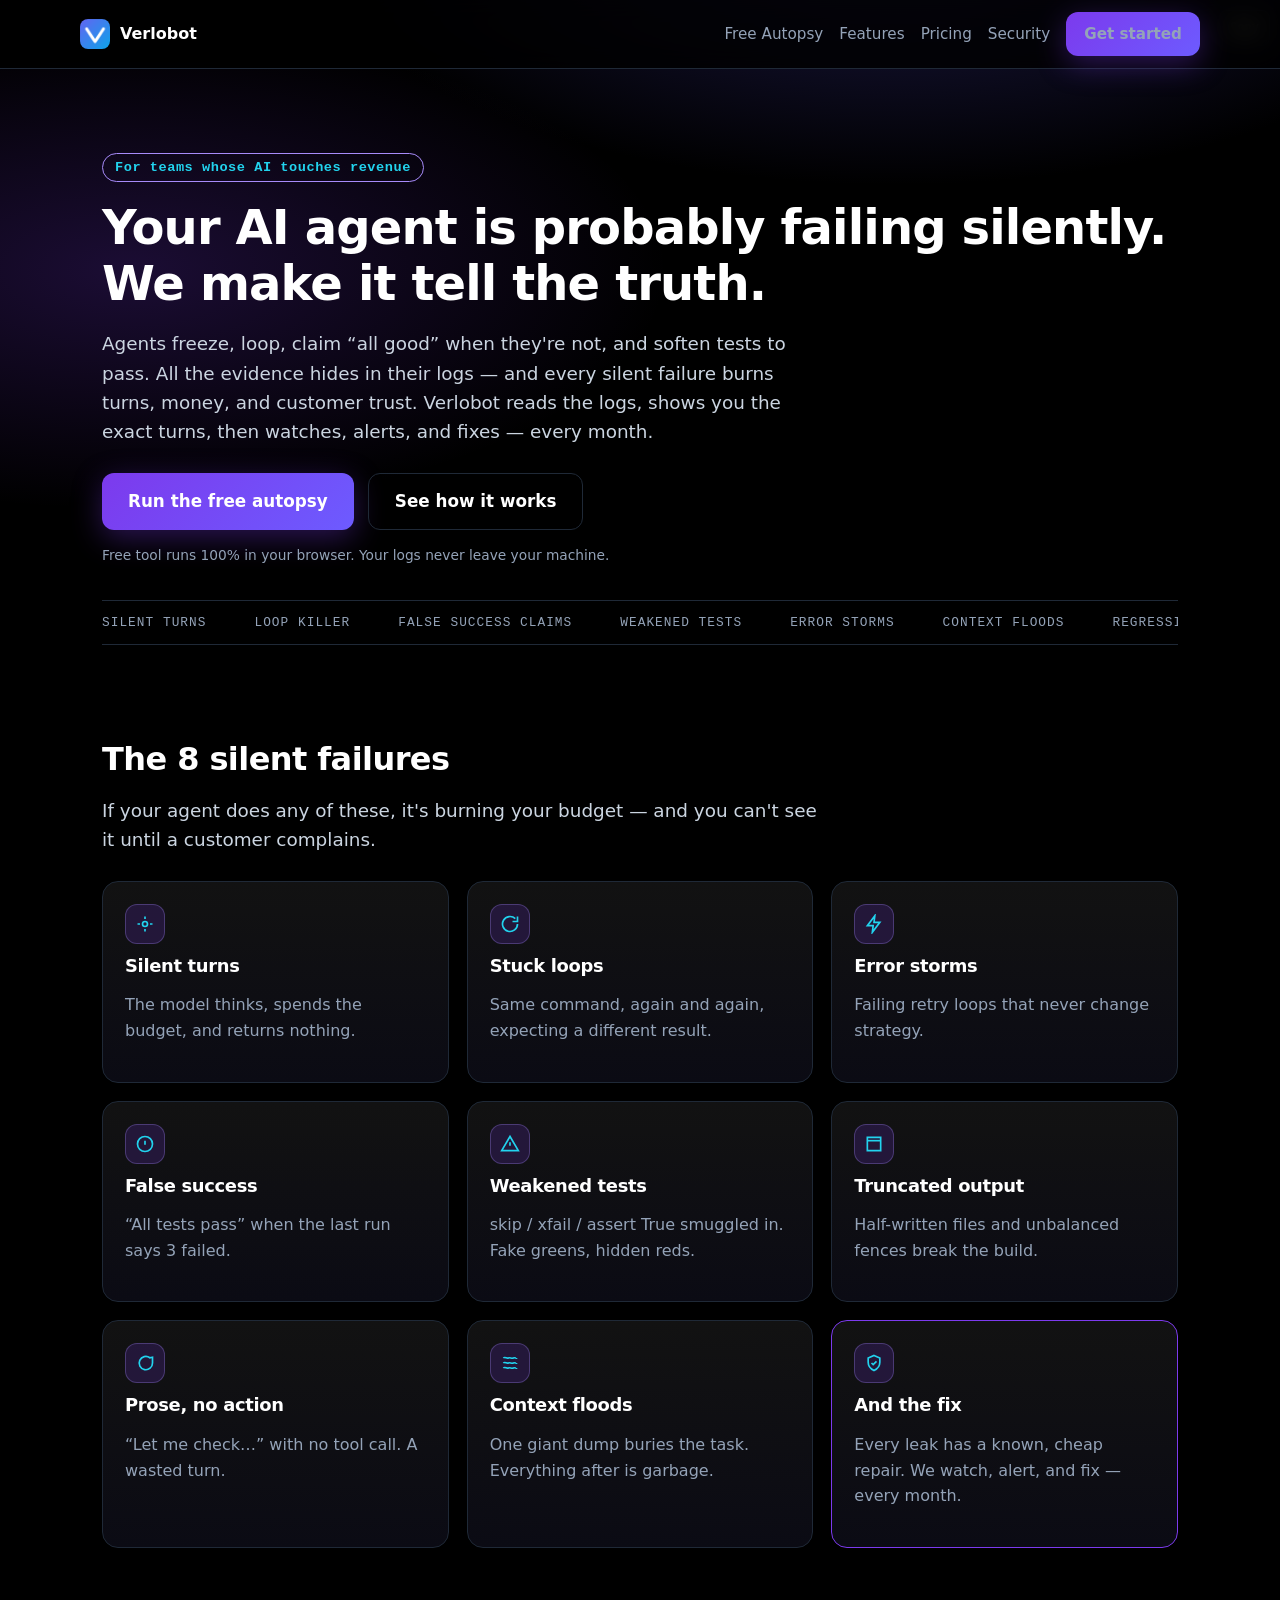
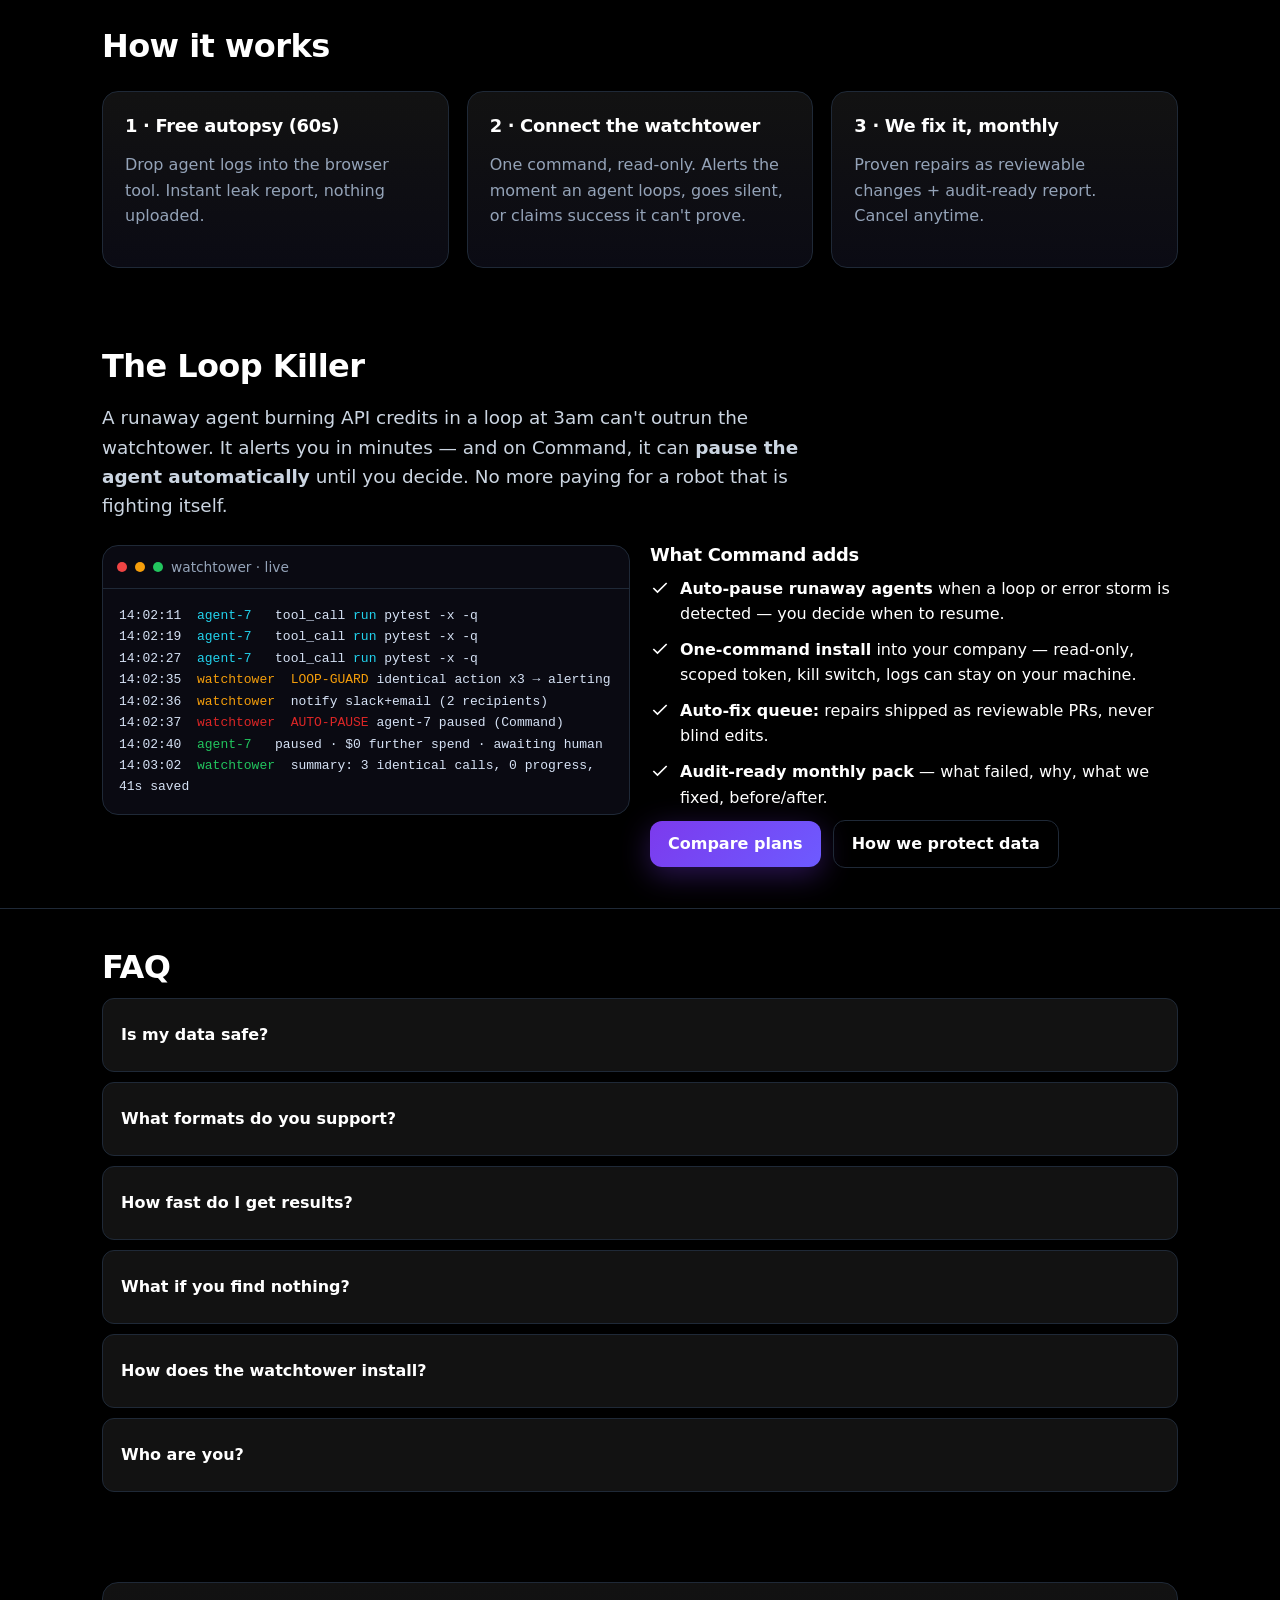
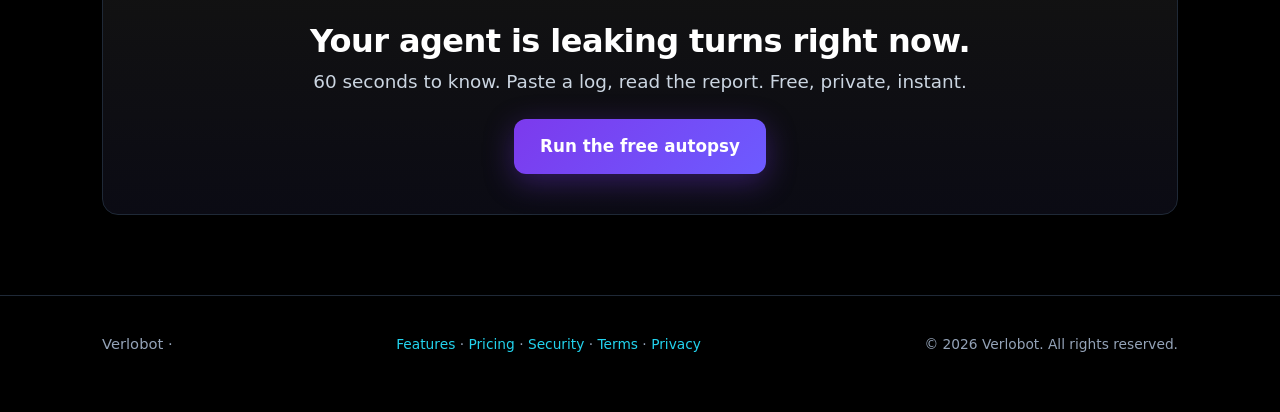
<file: site/index.html>
<!doctype html>
<html lang="en">
<head>
  <meta charset="utf-8" />
  <meta name="viewport" content="width=device-width, initial-scale=1" />
  <title>Verlobot — we find why your AI agents fail silently, then fix it</title>
  <meta name="description" content="Verlobot watches AI agents for silent failure: instant loop alerts, false-success detection, auto-pause. Watchtower $15k/mo, Command $25k/mo. Find out in 60 seconds with the free browser autopsy." />
  <link rel="icon" href="assets/avatar.png" />
  <link rel="stylesheet" href="styles.css" />
  <meta property="og:title" content="Verlobot — the AI agent doctor" />
  <meta property="og:description" content="Your agent is probably failing silently. Watch it, loop it out, fix it — or stop it before it burns your money." />
  <meta property="og:image" content="assets/avatar.png" />
</head>
<body>
  <header class="site">
    <div class="container nav">
      <a class="brand" href="index.html"><img src="assets/avatar.png" alt="Verlobot" /> Verlobot</a>
      <nav class="links">
        <a href="tool.html">Free Autopsy</a>
        <a href="features.html">Features</a>
        <a href="pricing.html">Pricing</a>
        <a href="security.html">Security</a>
        <a class="btn btn-primary" href="pricing.html">Get started</a>
      </nav>
    </div>
  </header>

  <main>
    <section class="hero">
      <div class="container">
        <span class="kicker">For teams whose AI touches revenue</span>
        <h1>Your AI agent is probably failing silently.<br />We make it tell the truth.</h1>
        <p class="lead">Agents freeze, loop, claim &ldquo;all good&rdquo; when they're not, and soften tests to pass. All the evidence hides in their logs &mdash; and every silent failure burns turns, money, and customer trust. Verlobot reads the logs, shows you the exact turns, then watches, alerts, and fixes &mdash; every month.</p>
        <div class="actions">
          <a class="btn btn-primary btn-big" href="tool.html">Run the free autopsy</a>
          <a class="btn btn-big" href="#how">See how it works</a>
        </div>
        <p class="small muted" style="margin-top:14px">Free tool runs 100% in your browser. Your logs never leave your machine.</p>

        <div class="marquee" aria-hidden="true"><div class="marquee-track">
          <span>Silent turns</span><span>Loop killer</span><span>False success claims</span><span>Weakened tests</span><span>Error storms</span><span>Context floods</span><span>Regression alerts</span><span>Auto-pause</span>
          <span>Silent turns</span><span>Loop killer</span><span>False success claims</span><span>Weakened tests</span><span>Error storms</span><span>Context floods</span><span>Regression alerts</span><span>Auto-pause</span>
        </div></div>
      </div>
    </section>

    <section id="services" class="tight">
      <div class="container">
        <h2>The 8 silent failures</h2>
        <p class="lead">If your agent does any of these, it's burning your budget &mdash; and you can't see it until a customer complains.</p>
        <div class="grid cols-3" style="margin-top:26px">
          <div class="card"><span class="ico"><svg viewBox="0 0 24 24" fill="none" stroke="currentColor" stroke-width="2"><path d="M12 3v3m0 12v3M3 12h3m12 0h3"/><circle cx="12" cy="12" r="3"/></svg></span><h3>Silent turns</h3><p class="muted">The model thinks, spends the budget, and returns nothing.</p></div>
          <div class="card"><span class="ico"><svg viewBox="0 0 24 24" fill="none" stroke="currentColor" stroke-width="2"><path d="M21 12a9 9 0 1 1-2.64-6.36"/><path d="M21 3v6h-6"/></svg></span><h3>Stuck loops</h3><p class="muted">Same command, again and again, expecting a different result.</p></div>
          <div class="card"><span class="ico"><svg viewBox="0 0 24 24" fill="none" stroke="currentColor" stroke-width="2"><path d="M13 2 4 14h7l-1 8 9-12h-7l1-8z"/></svg></span><h3>Error storms</h3><p class="muted">Failing retry loops that never change strategy.</p></div>
          <div class="card"><span class="ico"><svg viewBox="0 0 24 24" fill="none" stroke="currentColor" stroke-width="2"><circle cx="12" cy="12" r="9"/><path d="M12 8v5M12 16h.01"/></svg></span><h3>False success</h3><p class="muted">&ldquo;All tests pass&rdquo; when the last run says 3 failed.</p></div>
          <div class="card"><span class="ico"><svg viewBox="0 0 24 24" fill="none" stroke="currentColor" stroke-width="2"><path d="M12 3 2 20h20L12 3z"/><path d="M12 10v4M12 17.5h.01"/></svg></span><h3>Weakened tests</h3><p class="muted">skip / xfail / assert True smuggled in. Fake greens, hidden reds.</p></div>
          <div class="card"><span class="ico"><svg viewBox="0 0 24 24" fill="none" stroke="currentColor" stroke-width="2"><path d="M4 4h16v16H4z"/><path d="M4 8h16"/></svg></span><h3>Truncated output</h3><p class="muted">Half-written files and unbalanced fences break the build.</p></div>
          <div class="card"><span class="ico"><svg viewBox="0 0 24 24" fill="none" stroke="currentColor" stroke-width="2"><path d="M21 12a8 8 0 1 1-3.2-6.3L21 5v7z"/></svg></span><h3>Prose, no action</h3><p class="muted">&ldquo;Let me check&hellip;&rdquo; with no tool call. A wasted turn.</p></div>
          <div class="card"><span class="ico"><svg viewBox="0 0 24 24" fill="none" stroke="currentColor" stroke-width="2"><path d="M4 6c2-2 4 1 6 0s4 1 6 0 4 1 4 0M4 12c2-2 4 1 6 0s4 1 6 0 4 1 4 0M4 18c2-2 4 1 6 0s4 1 6 0 4 1 4 0"/></svg></span><h3>Context floods</h3><p class="muted">One giant dump buries the task. Everything after is garbage.</p></div>
          <div class="card" style="border-color: var(--color-primary)"><span class="ico"><svg viewBox="0 0 24 24" fill="none" stroke="currentColor" stroke-width="2"><path d="M12 3l7 3v5c0 5-3 8-7 10-4-2-7-5-7-10V6l7-3z"/><path d="M9 12l2 2 4-4"/></svg></span><h3>And the fix</h3><p class="muted">Every leak has a known, cheap repair. We watch, alert, and fix &mdash; every month.</p></div>
        </div>
      </div>
    </section>

    <section id="how" class="tight">
      <div class="container">
        <h2>How it works</h2>
        <div class="grid cols-3" style="margin-top:26px">
          <div class="card"><h3>1 &middot; Free autopsy (60s)</h3><p class="muted">Drop agent logs into the browser tool. Instant leak report, nothing uploaded.</p></div>
          <div class="card"><h3>2 &middot; Connect the watchtower</h3><p class="muted">One command, read-only. Alerts the moment an agent loops, goes silent, or claims success it can't prove.</p></div>
          <div class="card"><h3>3 &middot; We fix it, monthly</h3><p class="muted">Proven repairs as reviewable changes + audit-ready report. Cancel anytime.</p></div>
        </div>
      </div>
    </section>

    <section id="command" class="tight">
      <div class="container">
        <h2>The Loop Killer</h2>
        <p class="lead">A runaway agent burning API credits in a loop at 3am can't outrun the watchtower. It alerts you in minutes &mdash; and on Command, it can <b>pause the agent automatically</b> until you decide. No more paying for a robot that is fighting itself.</p>
        <div class="cmd-box">
          <div class="term">
            <div class="term-bar"><span class="dot" style="background:#EF4444"></span><span class="dot" style="background:#F59E0B"></span><span class="dot" style="background:#22C55E"></span><span class="small muted">watchtower · live</span></div>
            <pre id="kill-switch">14:02:11  <span class="c">agent-7</span>   tool_call <span class="c">run</span> pytest -x -q
14:02:19  <span class="c">agent-7</span>   tool_call <span class="c">run</span> pytest -x -q
14:02:27  <span class="c">agent-7</span>   tool_call <span class="c">run</span> pytest -x -q
14:02:35  <span class="y">watchtower</span>  <span class="y">LOOP-GUARD</span> identical action x3 → alerting
14:02:36  <span class="y">watchtower</span>  notify slack+email (2 recipients)
14:02:37  <span class="r">watchtower</span>  <span class="r">AUTO-PAUSE</span> agent-7 paused (Command)
14:02:40  <span class="g">agent-7</span>   paused · $0 further spend · awaiting human
14:03:02  <span class="g">watchtower</span>  summary: 3 identical calls, 0 progress, 41s saved</pre>
            <button class="copy-btn" data-copy="kill-switch">Copy</button>
          </div>
          <div>
            <h3>What Command adds</h3>
            <ul class="shield">
              <li><svg viewBox="0 0 24 24" fill="none" stroke="currentColor" stroke-width="2"><path d="M20 6 9 17l-5-5"/></svg><span><b>Auto-pause runaway agents</b> when a loop or error storm is detected &mdash; you decide when to resume.</span></li>
              <li><svg viewBox="0 0 24 24" fill="none" stroke="currentColor" stroke-width="2"><path d="M20 6 9 17l-5-5"/></svg><span><b>One-command install</b> into your company &mdash; read-only, scoped token, kill switch, logs can stay on your machine.</span></li>
              <li><svg viewBox="0 0 24 24" fill="none" stroke="currentColor" stroke-width="2"><path d="M20 6 9 17l-5-5"/></svg><span><b>Auto-fix queue:</b> repairs shipped as reviewable PRs, never blind edits.</span></li>
              <li><svg viewBox="0 0 24 24" fill="none" stroke="currentColor" stroke-width="2"><path d="M20 6 9 17l-5-5"/></svg><span><b>Audit-ready monthly pack</b> &mdash; what failed, why, what we fixed, before/after.</span></li>
            </ul>
            <div class="toolbar">
              <a class="btn btn-primary" href="pricing.html">Compare plans</a>
              <a class="btn" href="security.html">How we protect data</a>
            </div>
          </div>
        </div>
      </div>
    </section>

    <hr class="sep" />

    <section id="faq" class="tight">
      <div class="container">
        <h2>FAQ</h2>
        <details class="faq"><summary>Is my data safe?</summary><p>The free tool runs entirely in your browser &mdash; nothing is uploaded, nothing is stored. For paid plans we handle only the logs you choose to share, delete them on request (no later than 30 days after your subscription ends), and never resell them. See <a href="security.html">Security</a>.</p></details>
        <details class="faq"><summary>What formats do you support?</summary><p>JSONL, JSON arrays, raw text. OpenAI, Anthropic, LangChain, Claude Code, custom frameworks &mdash; the parser is tolerant, and exotic formats are adapted quickly.</p></details>
        <details class="faq"><summary>How fast do I get results?</summary><p>Free autopsy: instant. First watchtower report: within 7 days of connecting logs. Alerts: minutes. Command auto-pause: seconds.</p></details>
        <details class="faq"><summary>What if you find nothing?</summary><p>Month one is credited if the first report finds nothing actionable. If your logs are clean, we say so, in writing.</p></details>
        <details class="faq"><summary>How does the watchtower install?</summary><p>One command in your environment. Read-only, scoped credentials, kill-switch documented, complete rollback. Security details: <a href="security.html">Security</a>.</p></details>
        <details class="faq"><summary>Who are you?</summary><p>A small team building verification and evaluation tooling for agent systems. We find real failures, fix them, and prove the numbers.</p></details>
      </div>
    </section>

    <section class="tight" style="padding-bottom:80px">
      <div class="container">
        <div class="card" style="text-align:center; padding:40px 22px">
          <h2 style="margin-bottom:8px">Your agent is leaking turns right now.</h2>
          <p class="lead" style="margin:0 auto 22px">60 seconds to know. Paste a log, read the report. Free, private, instant.</p>
          <a class="btn btn-primary btn-big" href="tool.html">Run the free autopsy</a>
        </div>
      </div>
    </section>
  </main>

  <footer class="site">
    <div class="container row">
      <span>Verlobot &middot; <a data-email data-email="text" href="#"></a></span>
      <span class="small"><a href="features.html">Features</a> &middot; <a href="pricing.html">Pricing</a> &middot; <a href="security.html">Security</a> &middot; <a href="terms.html">Terms</a> &middot; <a href="privacy.html">Privacy</a></span>
      <span class="small">&copy; <span id="year"></span> Verlobot. All rights reserved.</span>
    </div>
  </footer>

  <script src="config.js"></script>
  <script src="app.js"></script>
</body>
</html>
</file>
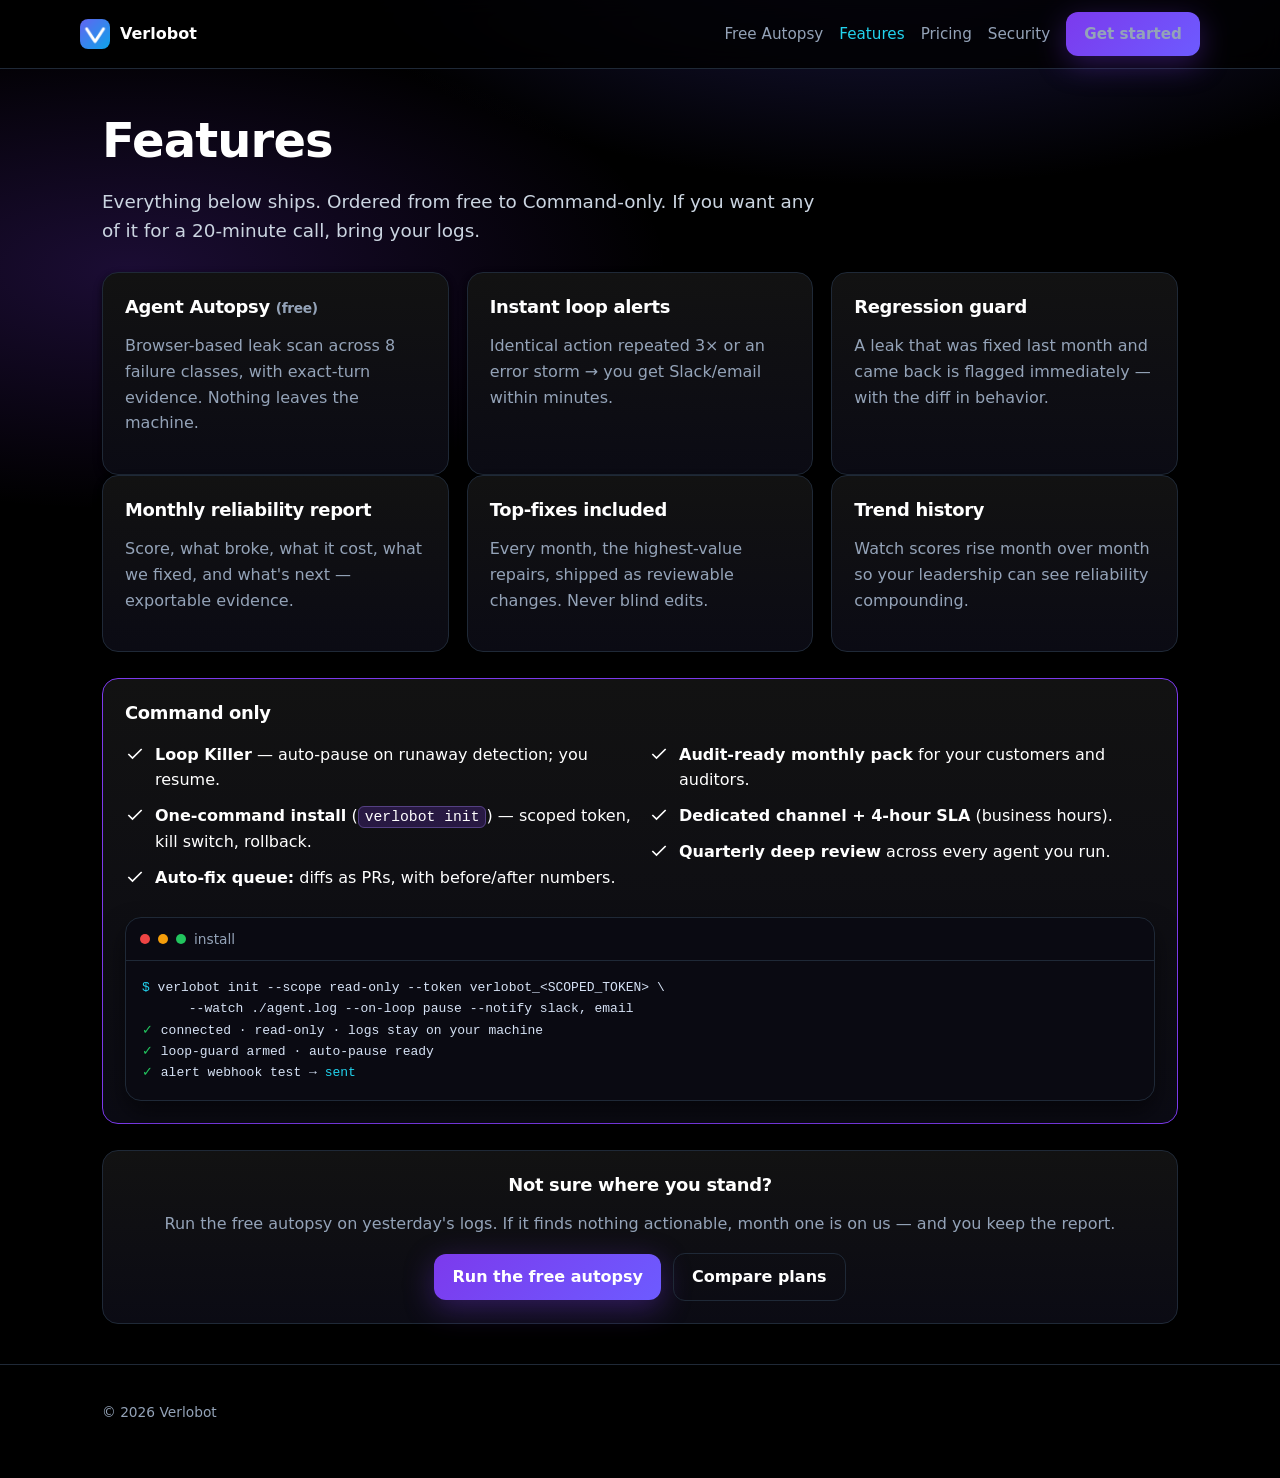
<file: site/features.html>
<!doctype html>
<html lang="en">
<head>
  <meta charset="utf-8" />
  <meta name="viewport" content="width=device-width, initial-scale=1" />
  <title>Features — Verlobot</title>
  <meta name="description" content="Full feature set: autopsy, watchtower, loop killer, auto-fix queue, audit-ready reports, one-command install." />
  <link rel="icon" href="assets/avatar.png" />
  <link rel="stylesheet" href="styles.css" />
</head>
<body>
  <header class="site">
    <div class="container nav">
      <a class="brand" href="index.html"><img src="assets/avatar.png" alt="Verlobot" /> Verlobot</a>
      <nav class="links">
        <a href="tool.html">Free Autopsy</a>
        <a href="features.html" aria-current="page">Features</a>
        <a href="pricing.html">Pricing</a>
        <a href="security.html">Security</a>
        <a class="btn btn-primary" href="pricing.html">Get started</a>
      </nav>
    </div>
  </header>

  <main class="container">
    <section class="tight" style="padding-top:44px">
      <h1>Features</h1>
      <p class="lead">Everything below ships. Ordered from free to Command-only. If you want any of it for a 20-minute call, bring your logs.</p>

      <div class="grid cols-3" style="margin-top:26px">
        <div class="card"><h3>Agent Autopsy <span class="small muted">(free)</span></h3><p class="muted">Browser-based leak scan across 8 failure classes, with exact-turn evidence. Nothing leaves the machine.</p></div>
        <div class="card"><h3>Instant loop alerts</h3><p class="muted">Identical action repeated 3&times; or an error storm &rarr; you get Slack/email within minutes.</p></div>
        <div class="card"><h3>Regression guard</h3><p class="muted">A leak that was fixed last month and came back is flagged immediately &mdash; with the diff in behavior.</p></div>
      </div>

      <div class="grid cols-3">
        <div class="card"><h3>Monthly reliability report</h3><p class="muted">Score, what broke, what it cost, what we fixed, and what's next &mdash; exportable evidence.</p></div>
        <div class="card"><h3>Top-fixes included</h3><p class="muted">Every month, the highest-value repairs, shipped as reviewable changes. Never blind edits.</p></div>
        <div class="card"><h3>Trend history</h3><p class="muted">Watch scores rise month over month so your leadership can see reliability compounding.</p></div>
      </div>

      <div class="card" style="margin-top:26px; border-color: var(--color-primary)">
        <h3>Command only</h3>
        <div class="grid cols-2">
          <div>
            <ul class="shield">
              <li><svg viewBox="0 0 24 24" fill="none" stroke="currentColor" stroke-width="2"><path d="M20 6 9 17l-5-5"/></svg><span><b>Loop Killer</b> &mdash; auto-pause on runaway detection; you resume.</span></li>
              <li><svg viewBox="0 0 24 24" fill="none" stroke="currentColor" stroke-width="2"><path d="M20 6 9 17l-5-5"/></svg><span><b>One-command install</b> (<code class="inline">verlobot init</code>) &mdash; scoped token, kill switch, rollback.</span></li>
              <li><svg viewBox="0 0 24 24" fill="none" stroke="currentColor" stroke-width="2"><path d="M20 6 9 17l-5-5"/></svg><span><b>Auto-fix queue:</b> diffs as PRs, with before/after numbers.</span></li>
            </ul>
          </div>
          <div>
            <ul class="shield">
              <li><svg viewBox="0 0 24 24" fill="none" stroke="currentColor" stroke-width="2"><path d="M20 6 9 17l-5-5"/></svg><span><b>Audit-ready monthly pack</b> for your customers and auditors.</span></li>
              <li><svg viewBox="0 0 24 24" fill="none" stroke="currentColor" stroke-width="2"><path d="M20 6 9 17l-5-5"/></svg><span><b>Dedicated channel + 4-hour SLA</b> (business hours).</span></li>
              <li><svg viewBox="0 0 24 24" fill="none" stroke="currentColor" stroke-width="2"><path d="M20 6 9 17l-5-5"/></svg><span><b>Quarterly deep review</b> across every agent you run.</span></li>
            </ul>
          </div>
        </div>
        <div class="term" style="margin-top:16px">
          <div class="term-bar"><span class="dot" style="background:#EF4444"></span><span class="dot" style="background:#F59E0B"></span><span class="dot" style="background:#22C55E"></span><span class="small muted">install</span></div>
          <pre><span class="c">$</span> verlobot init --scope read-only --token verlobot_&lt;SCOPED_TOKEN&gt; \
      --watch ./agent.log --on-loop pause --notify slack, email
<span class="g">✓</span> connected · read-only · logs stay on your machine
<span class="g">✓</span> loop-guard armed · auto-pause ready
<span class="g">✓</span> alert webhook test &rarr; <span class="c">sent</span></pre>
        </div>
      </div>

      <div class="card" style="margin-top:26px; text-align:center">
        <h3>Not sure where you stand?</h3>
        <p class="muted">Run the free autopsy on yesterday's logs. If it finds nothing actionable, month one is on us &mdash; and you keep the report.</p>
        <div class="toolbar" style="justify-content:center">
          <a class="btn btn-primary" href="tool.html">Run the free autopsy</a>
          <a class="btn" href="pricing.html">Compare plans</a>
        </div>
      </div>
    </section>
  </main>

  <footer class="site">
    <div class="container row"><span class="small">&copy; <span id="year"></span> Verlobot</span></div>
  </footer>
  <script src="config.js"></script>
  <script src="app.js"></script>
</body>
</html>
</file>
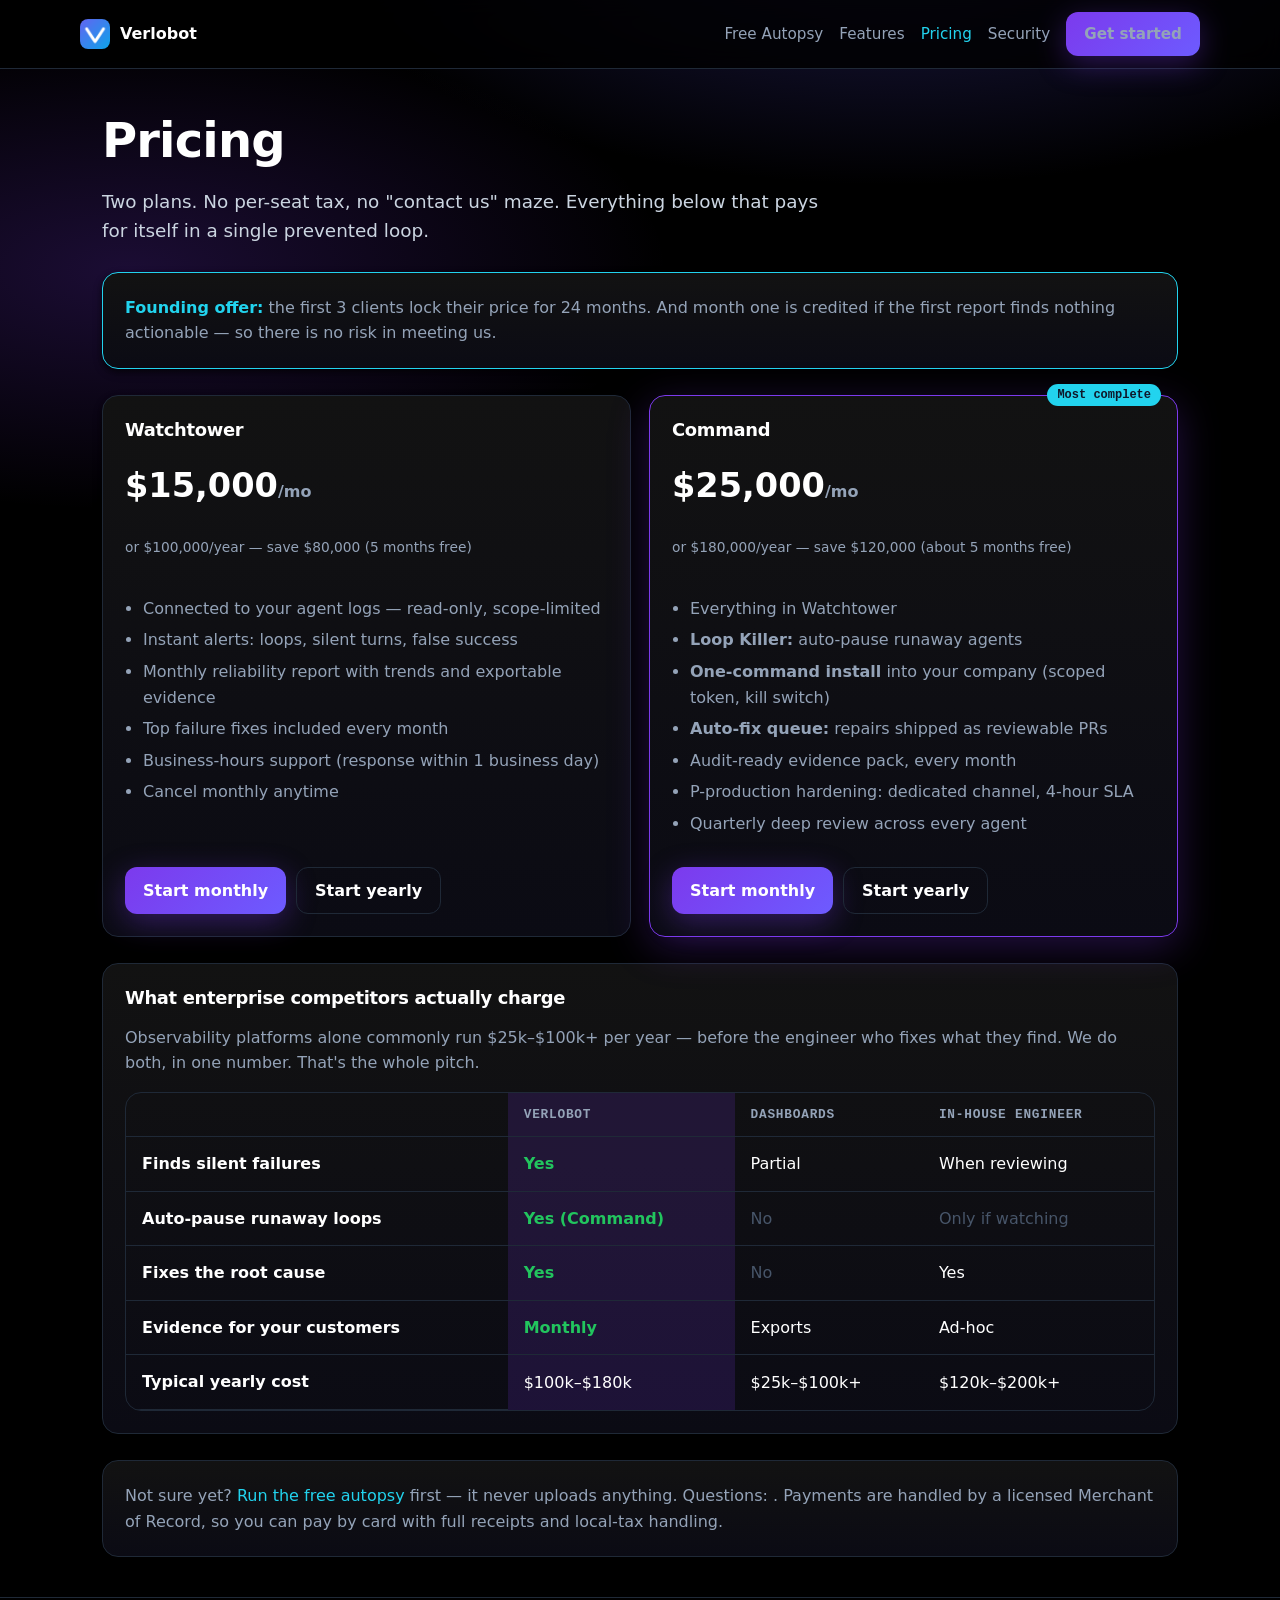
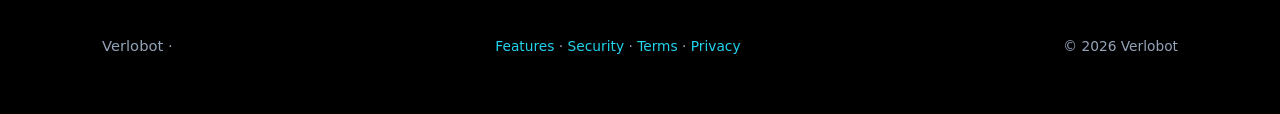
<file: site/pricing.html>
<!doctype html>
<html lang="en">
<head>
  <meta charset="utf-8" />
  <meta name="viewport" content="width=device-width, initial-scale=1" />
  <title>Pricing — Verlobot</title>
  <meta name="description" content="Watchtower $15,000/mo ($100k/yr). Command $25,000/mo ($180k/yr). Founding price locked 24 months. Month one credited if nothing actionable is found." />
  <link rel="icon" href="assets/avatar.png" />
  <link rel="stylesheet" href="styles.css" />
</head>
<body>
  <header class="site">
    <div class="container nav">
      <a class="brand" href="index.html"><img src="assets/avatar.png" alt="Verlobot" /> Verlobot</a>
      <nav class="links">
        <a href="tool.html">Free Autopsy</a>
        <a href="features.html">Features</a>
        <a href="pricing.html" aria-current="page">Pricing</a>
        <a href="security.html">Security</a>
        <a class="btn btn-primary" href="#plans">Get started</a>
      </nav>
    </div>
  </header>

  <main>
    <section class="tight" style="padding-top:44px">
      <div class="container">
        <h1>Pricing</h1>
        <p class="lead">Two plans. No per-seat tax, no "contact us" maze. Everything below that pays for itself in a single prevented loop.</p>

        <div class="card" style="margin-top:26px; border-color: var(--color-accent)">
          <p class="muted" style="margin:0"><b style="color: var(--color-accent)">Founding offer:</b> the first 3 clients lock their price for 24 months. And month one is credited if the first report finds nothing actionable &mdash; so there is no risk in meeting us.</p>
        </div>

        <div class="grid cols-2 prices" id="plans" style="margin-top:26px">
          <div class="card price">
            <h3>Watchtower</h3>
            <div class="amount">$15,000<span class="muted" style="font-size:1rem">/mo</span></div>
            <p class="small muted">or $100,000/year &mdash; save $80,000 (5 months free)</p>
            <ul>
              <li>Connected to your agent logs &mdash; read-only, scope-limited</li>
              <li>Instant alerts: loops, silent turns, false success</li>
              <li>Monthly reliability report with trends and exportable evidence</li>
              <li>Top failure fixes included every month</li>
              <li>Business-hours support (response within 1 business day)</li>
              <li>Cancel monthly anytime</li>
            </ul>
            <div class="btnrow">
              <a class="btn btn-primary" data-checkout="watch_mo" data-product="Watchtower — monthly">Start monthly</a>
              <a class="btn" data-checkout="watch_yr" data-product="Watchtower — yearly">Start yearly</a>
            </div>
          </div>

          <div class="card price featured">
            <span class="badge">Most complete</span>
            <h3>Command</h3>
            <div class="amount">$25,000<span class="muted" style="font-size:1rem">/mo</span></div>
            <p class="small muted">or $180,000/year &mdash; save $120,000 (about 5 months free)</p>
            <ul>
              <li>Everything in Watchtower</li>
              <li><b>Loop Killer:</b> auto-pause runaway agents</li>
              <li><b>One-command install</b> into your company (scoped token, kill switch)</li>
              <li><b>Auto-fix queue:</b> repairs shipped as reviewable PRs</li>
              <li>Audit-ready evidence pack, every month</li>
              <li>P-production hardening: dedicated channel, 4-hour SLA</li>
              <li>Quarterly deep review across every agent</li>
            </ul>
            <div class="btnrow">
              <a class="btn btn-primary" data-checkout="command_mo" data-product="Command — monthly">Start monthly</a>
              <a class="btn" data-checkout="command_yr" data-product="Command — yearly">Start yearly</a>
            </div>
          </div>
        </div>

        <div class="card" style="margin-top:26px">
          <h3>What enterprise competitors actually charge</h3>
          <p class="muted">Observability platforms alone commonly run $25k&ndash;$100k+ per year &mdash; before the engineer who fixes what they find. We do both, in one number. That's the whole pitch.</p>
          <table class="cmp" style="margin-top:16px">
            <thead><tr><th scope="col"></th><th scope="col" class="us">Verlobot</th><th scope="col">Dashboards</th><th scope="col">In-house engineer</th></tr></thead>
            <tbody>
              <tr><th scope="row">Finds silent failures</th><td class="us yes">Yes</td><td>Partial</td><td>When reviewing</td></tr>
              <tr><th scope="row">Auto-pause runaway loops</th><td class="us yes">Yes (Command)</td><td class="no">No</td><td class="no">Only if watching</td></tr>
              <tr><th scope="row">Fixes the root cause</th><td class="us yes">Yes</td><td class="no">No</td><td>Yes</td></tr>
              <tr><th scope="row">Evidence for your customers</th><td class="us yes">Monthly</td><td>Exports</td><td>Ad-hoc</td></tr>
              <tr><th scope="row">Typical yearly cost</th><td class="us">$100k&ndash;$180k</td><td>$25k&ndash;$100k+</td><td>$120k&ndash;$200k+</td></tr>
            </tbody>
          </table>
        </div>

        <div class="card" style="margin-top:26px">
          <p class="muted" style="margin:0">Not sure yet? <a href="tool.html">Run the free autopsy</a> first &mdash; it never uploads anything. Questions: <a data-email data-email="text" href="#"></a>. Payments are handled by a licensed Merchant of Record, so you can pay by card with full receipts and local-tax handling.</p>
        </div>
      </div>
    </section>
  </main>

  <footer class="site">
    <div class="container row">
      <span>Verlobot &middot; <a data-email data-email="text" href="#"></a></span>
      <span class="small"><a href="features.html">Features</a> &middot; <a href="security.html">Security</a> &middot; <a href="terms.html">Terms</a> &middot; <a href="privacy.html">Privacy</a></span>
      <span class="small">&copy; <span id="year"></span> Verlobot</span>
    </div>
  </footer>

  <script src="config.js"></script>
  <script src="app.js"></script>
</body>
</html>
</file>
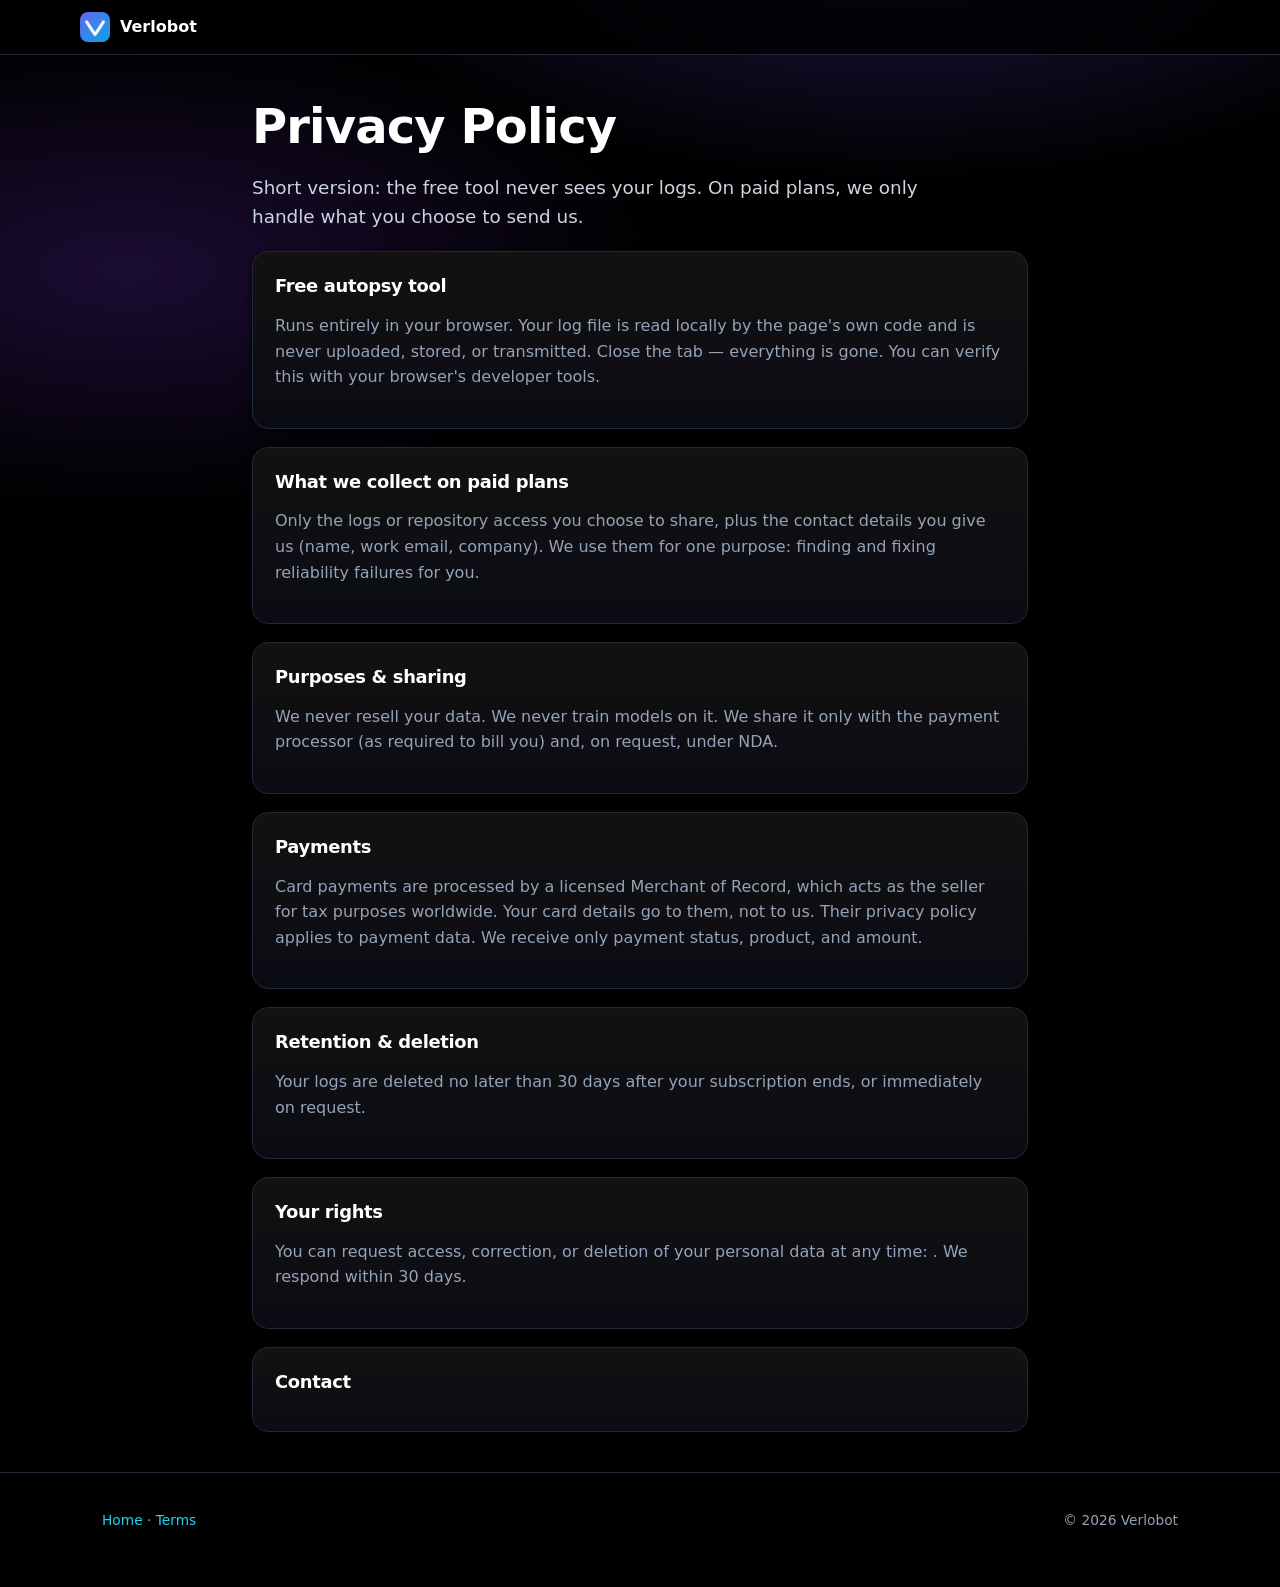
<file: site/privacy.html>
<!doctype html>
<html lang="en">
<head>
  <meta charset="utf-8" />
  <meta name="viewport" content="width=device-width, initial-scale=1" />
  <title>Privacy — Verlobot</title>
  <link rel="icon" href="assets/avatar.png" />
  <link rel="stylesheet" href="styles.css" />
</head>
<body>
  <header class="site"><div class="container nav"><a class="brand" href="index.html"><img src="assets/avatar.png" alt="Verlobot" /> Verlobot</a></div></header>
  <main class="container" style="max-width:820px">
    <section class="tight" style="padding-top:44px">
      <h1>Privacy Policy</h1>
      <p class="lead">Short version: the free tool never sees your logs. On paid plans, we only handle what you choose to send us.</p>

      <div class="grid" style="margin-top:20px">
        <div class="card"><h3>Free autopsy tool</h3><p class="muted">Runs entirely in your browser. Your log file is read locally by the page's own code and is never uploaded, stored, or transmitted. Close the tab &mdash; everything is gone. You can verify this with your browser's developer tools.</p></div>
        <div class="card"><h3>What we collect on paid plans</h3><p class="muted">Only the logs or repository access you choose to share, plus the contact details you give us (name, work email, company). We use them for one purpose: finding and fixing reliability failures for you.</p></div>
        <div class="card"><h3>Purposes &amp; sharing</h3><p class="muted">We never resell your data. We never train models on it. We share it only with the payment processor (as required to bill you) and, on request, under NDA.</p></div>
        <div class="card"><h3>Payments</h3><p class="muted">Card payments are processed by a licensed Merchant of Record, which acts as the seller for tax purposes worldwide. Your card details go to them, not to us. Their privacy policy applies to payment data. We receive only payment status, product, and amount.</p></div>
        <div class="card"><h3>Retention &amp; deletion</h3><p class="muted">Your logs are deleted no later than 30 days after your subscription ends, or immediately on request.</p></div>
        <div class="card"><h3>Your rights</h3><p class="muted">You can request access, correction, or deletion of your personal data at any time: <a data-email data-email="text" href="#"></a>. We respond within 30 days.</p></div>
        <div class="card"><h3>Contact</h3><p class="muted"><a data-email data-email="text" href="#"></a></p></div>
      </div>
    </section>
  </main>
  <footer class="site"><div class="container row"><span class="small"><a href="index.html">Home</a> &middot; <a href="terms.html">Terms</a></span><span class="small">&copy; <span id="year"></span> Verlobot</span></div></footer>
  <script src="config.js"></script>
  <script src="app.js"></script>
</body>
</html>
</file>
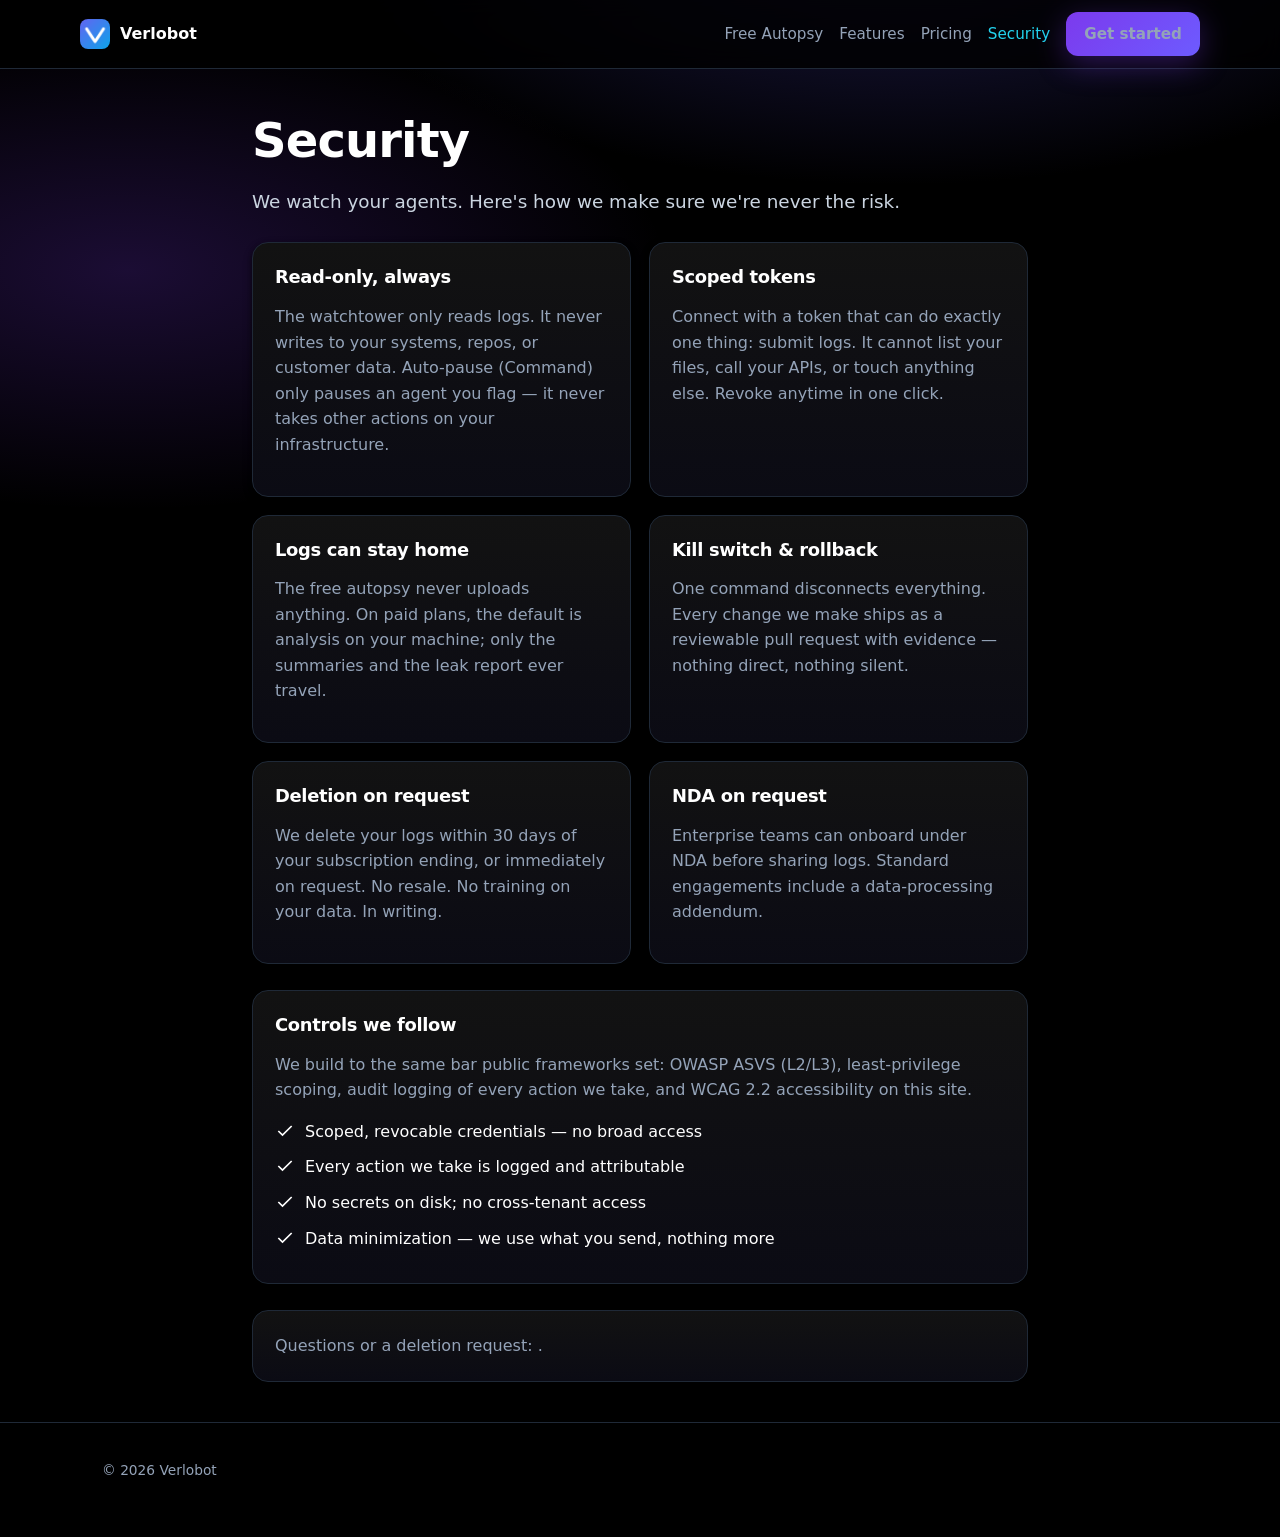
<file: site/security.html>
<!doctype html>
<html lang="en">
<head>
  <meta charset="utf-8" />
  <meta name="viewport" content="width=device-width, initial-scale=1" />
  <title>Security — Verlobot</title>
  <meta name="description" content="How Verlobot protects your data: read-only, scope-limited, deletable, no secret storage no tracking. OWASP ASVS aligned." />
  <link rel="icon" href="assets/avatar.png" />
  <link rel="stylesheet" href="styles.css" />
</head>
<body>
  <header class="site">
    <div class="container nav">
      <a class="brand" href="index.html"><img src="assets/avatar.png" alt="Verlobot" /> Verlobot</a>
      <nav class="links">
        <a href="tool.html">Free Autopsy</a>
        <a href="features.html">Features</a>
        <a href="pricing.html">Pricing</a>
        <a href="security.html" aria-current="page">Security</a>
        <a class="btn btn-primary" href="pricing.html">Get started</a>
      </nav>
    </div>
  </header>

  <main class="container" style="max-width:820px">
    <section class="tight" style="padding-top:44px">
      <h1>Security</h1>
      <p class="lead">We watch your agents. Here's how we make sure we're never the risk.</p>

      <div class="grid cols-2" style="margin-top:26px">
        <div class="card"><h3>Read-only, always</h3><p class="muted">The watchtower only reads logs. It never writes to your systems, repos, or customer data. Auto-pause (Command) only pauses an agent you flag &mdash; it never takes other actions on your infrastructure.</p></div>
        <div class="card"><h3>Scoped tokens</h3><p class="muted">Connect with a token that can do exactly one thing: submit logs. It cannot list your files, call your APIs, or touch anything else. Revoke anytime in one click.</p></div>
        <div class="card"><h3>Logs can stay home</h3><p class="muted">The free autopsy never uploads anything. On paid plans, the default is analysis on your machine; only the summaries and the leak report ever travel.</p></div>
        <div class="card"><h3>Kill switch &amp; rollback</h3><p class="muted">One command disconnects everything. Every change we make ships as a reviewable pull request with evidence &mdash; nothing direct, nothing silent.</p></div>
        <div class="card"><h3>Deletion on request</h3><p class="muted">We delete your logs within 30 days of your subscription ending, or immediately on request. No resale. No training on your data. In writing.</p></div>
        <div class="card"><h3>NDA on request</h3><p class="muted">Enterprise teams can onboard under NDA before sharing logs. Standard engagements include a data-processing addendum.</p></div>
      </div>

      <div class="card" style="margin-top:26px">
        <h3>Controls we follow</h3>
        <p class="muted">We build to the same bar public frameworks set: OWASP ASVS (L2/L3), least-privilege scoping, audit logging of every action we take, and WCAG 2.2 accessibility on this site.</p>
        <ul class="shield">
          <li><svg viewBox="0 0 24 24" fill="none" stroke="currentColor" stroke-width="2"><path d="M20 6 9 17l-5-5"/></svg><span>Scoped, revocable credentials &mdash; no broad access</span></li>
          <li><svg viewBox="0 0 24 24" fill="none" stroke="currentColor" stroke-width="2"><path d="M20 6 9 17l-5-5"/></svg><span>Every action we take is logged and attributable</span></li>
          <li><svg viewBox="0 0 24 24" fill="none" stroke="currentColor" stroke-width="2"><path d="M20 6 9 17l-5-5"/></svg><span>No secrets on disk; no cross-tenant access</span></li>
          <li><svg viewBox="0 0 24 24" fill="none" stroke="currentColor" stroke-width="2"><path d="M20 6 9 17l-5-5"/></svg><span>Data minimization &mdash; we use what you send, nothing more</span></li>
        </ul>
      </div>

      <div class="card" style="margin-top:26px">
        <p class="muted" style="margin:0">Questions or a deletion request: <a data-email data-email="text" href="#"></a>.</p>
      </div>
    </section>
  </main>

  <footer class="site">
    <div class="container row"><span class="small">&copy; <span id="year"></span> Verlobot</span></div>
  </footer>
  <script src="config.js"></script>
  <script src="app.js"></script>
</body>
</html>
</file>
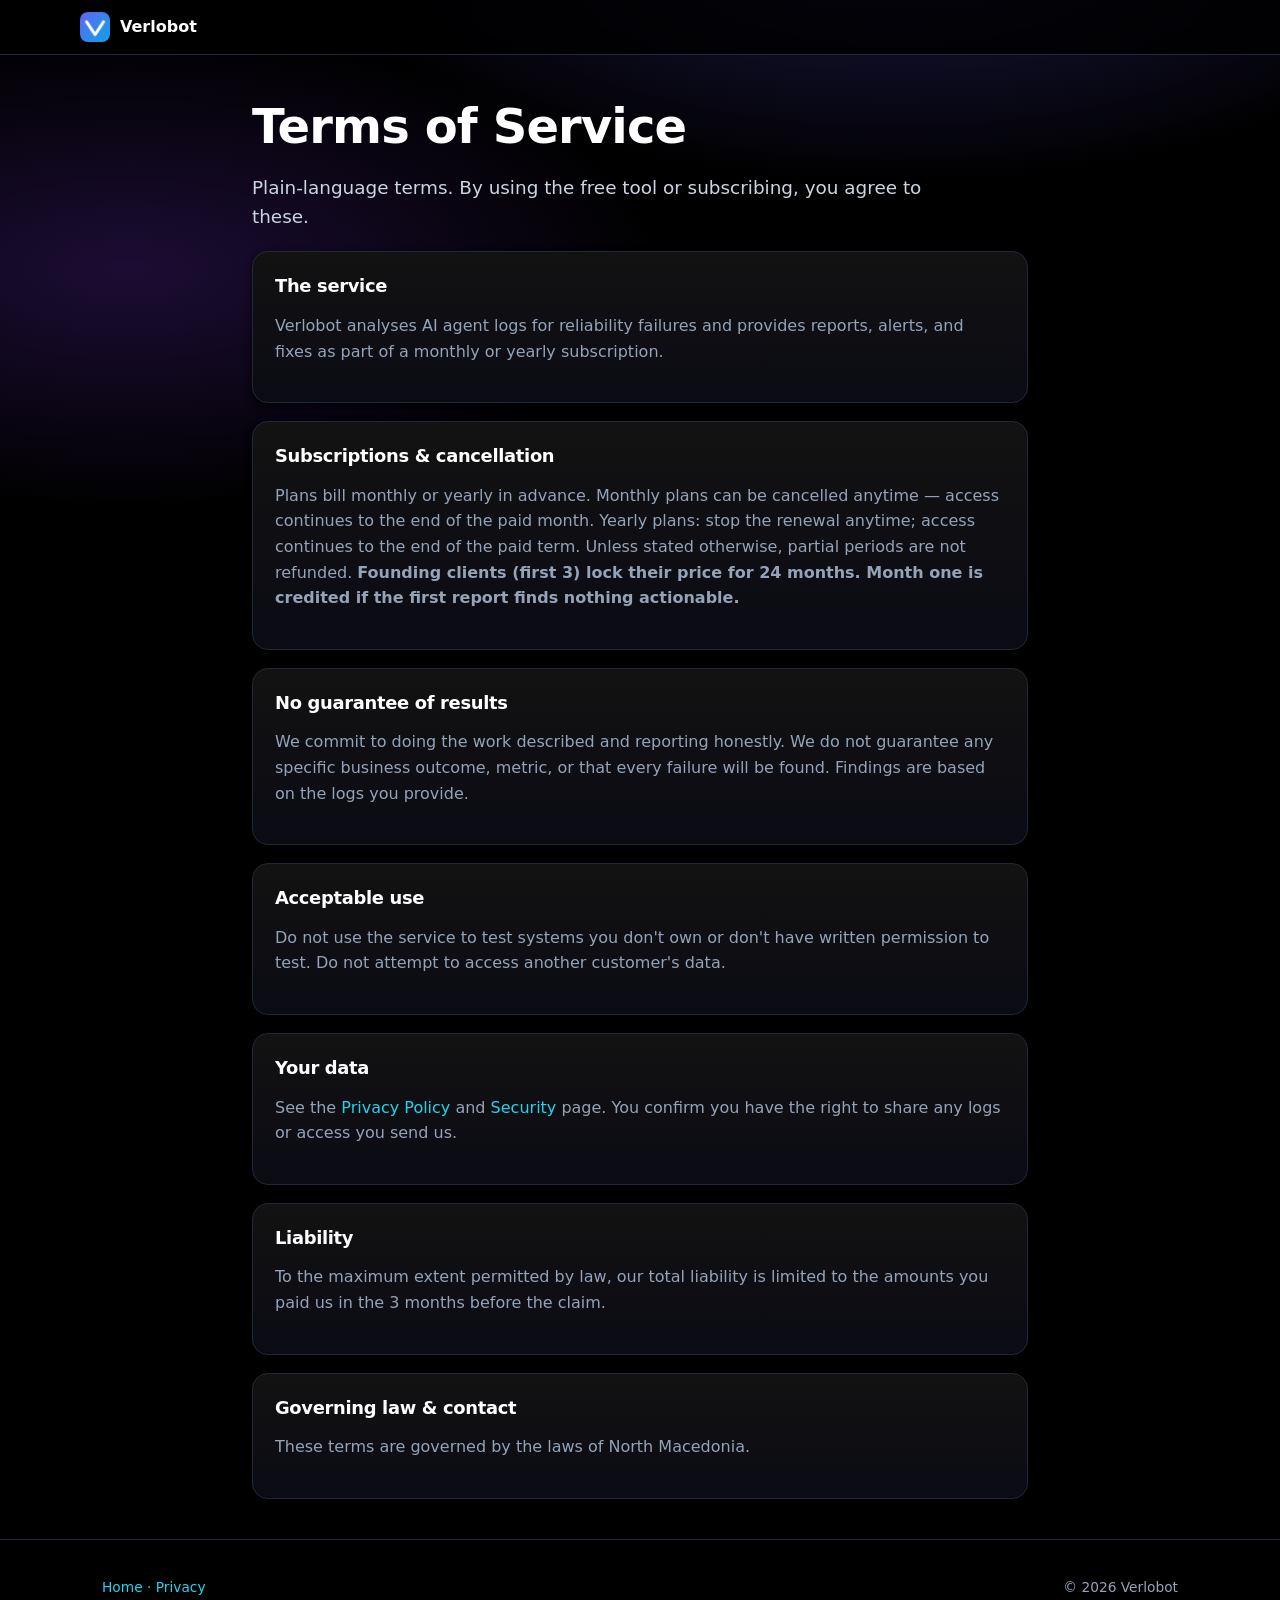
<file: site/terms.html>
<!doctype html>
<html lang="en">
<head>
  <meta charset="utf-8" />
  <meta name="viewport" content="width=device-width, initial-scale=1" />
  <title>Terms — Verlobot</title>
  <link rel="icon" href="assets/avatar.png" />
  <link rel="stylesheet" href="styles.css" />
</head>
<body>
  <header class="site"><div class="container nav"><a class="brand" href="index.html"><img src="assets/avatar.png" alt="Verlobot" /> Verlobot</a></div></header>
  <main class="container" style="max-width:820px">
    <section class="tight" style="padding-top:44px">
      <h1>Terms of Service</h1>
      <p class="lead">Plain-language terms. By using the free tool or subscribing, you agree to these.</p>

      <div class="grid" style="margin-top:20px">
        <div class="card"><h3>The service</h3><p class="muted">Verlobot analyses AI agent logs for reliability failures and provides reports, alerts, and fixes as part of a monthly or yearly subscription.</p></div>
        <div class="card"><h3>Subscriptions &amp; cancellation</h3><p class="muted">Plans bill monthly or yearly in advance. Monthly plans can be cancelled anytime &mdash; access continues to the end of the paid month. Yearly plans: stop the renewal anytime; access continues to the end of the paid term. Unless stated otherwise, partial periods are not refunded. <b>Founding clients (first 3) lock their price for 24 months. Month one is credited if the first report finds nothing actionable.</b></p></div>
        <div class="card"><h3>No guarantee of results</h3><p class="muted">We commit to doing the work described and reporting honestly. We do not guarantee any specific business outcome, metric, or that every failure will be found. Findings are based on the logs you provide.</p></div>
        <div class="card"><h3>Acceptable use</h3><p class="muted">Do not use the service to test systems you don't own or don't have written permission to test. Do not attempt to access another customer's data.</p></div>
        <div class="card"><h3>Your data</h3><p class="muted">See the <a href="privacy.html">Privacy Policy</a> and <a href="security.html">Security</a> page. You confirm you have the right to share any logs or access you send us.</p></div>
        <div class="card"><h3>Liability</h3><p class="muted">To the maximum extent permitted by law, our total liability is limited to the amounts you paid us in the 3 months before the claim.</p></div>
        <div class="card"><h3>Governing law &amp; contact</h3><p class="muted">These terms are governed by the laws of North Macedonia. <a data-email data-email="text" href="#"></a></p></div>
      </div>
    </section>
  </main>
  <footer class="site"><div class="container row"><span class="small"><a href="index.html">Home</a> &middot; <a href="privacy.html">Privacy</a></span><span class="small">&copy; <span id="year"></span> Verlobot</span></div></footer>
  <script src="config.js"></script>
  <script src="app.js"></script>
</body>
</html>
</file>
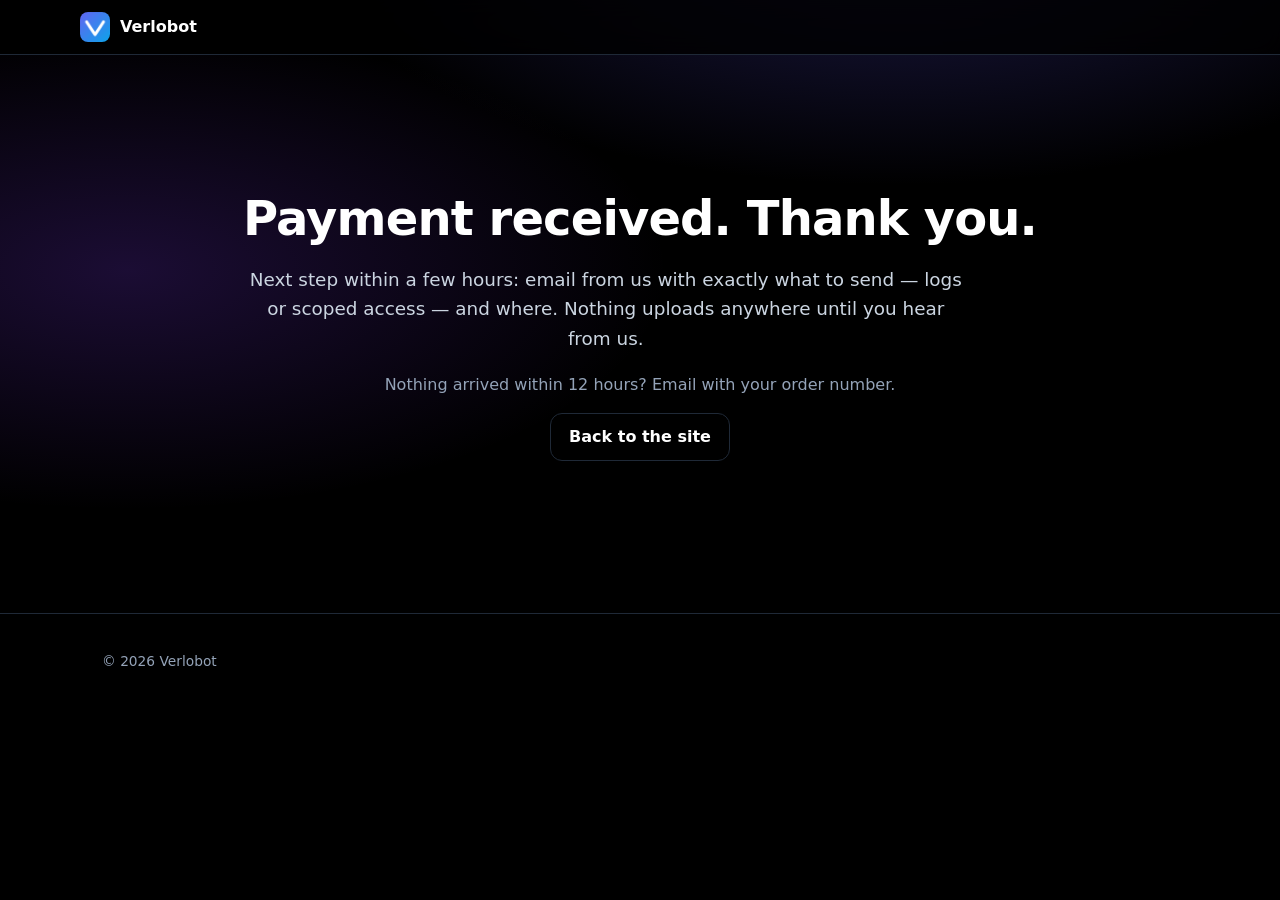
<file: site/thanks.html>
<!doctype html>
<html lang="en">
<head>
  <meta charset="utf-8" />
  <meta name="viewport" content="width=device-width, initial-scale=1" />
  <title>Thank you — Verlobot</title>
  <link rel="icon" href="assets/avatar.png" />
  <link rel="stylesheet" href="styles.css" />
</head>
<body>
  <header class="site"><div class="container nav"><a class="brand" href="index.html"><img src="assets/avatar.png" alt="Verlobot" /> Verlobot</a></div></header>
  <main class="container center">
    <div>
      <h1>Payment received. Thank you.</h1>
      <p class="lead">Next step within a few hours: email from us with exactly what to send &mdash; logs or scoped access &mdash; and where. Nothing uploads anywhere until you hear from us.</p>
      <p class="muted">Nothing arrived within 12 hours? Email <a data-email data-email="text" href="#"></a> with your order number.</p>
      <p><a class="btn" href="index.html">Back to the site</a></p>
    </div>
  </main>
  <footer class="site"><div class="container row"><span class="small">&copy; <span id="year"></span> Verlobot</span></div></footer>
  <script src="config.js"></script>
  <script src="app.js"></script>
</body>
</html>
</file>
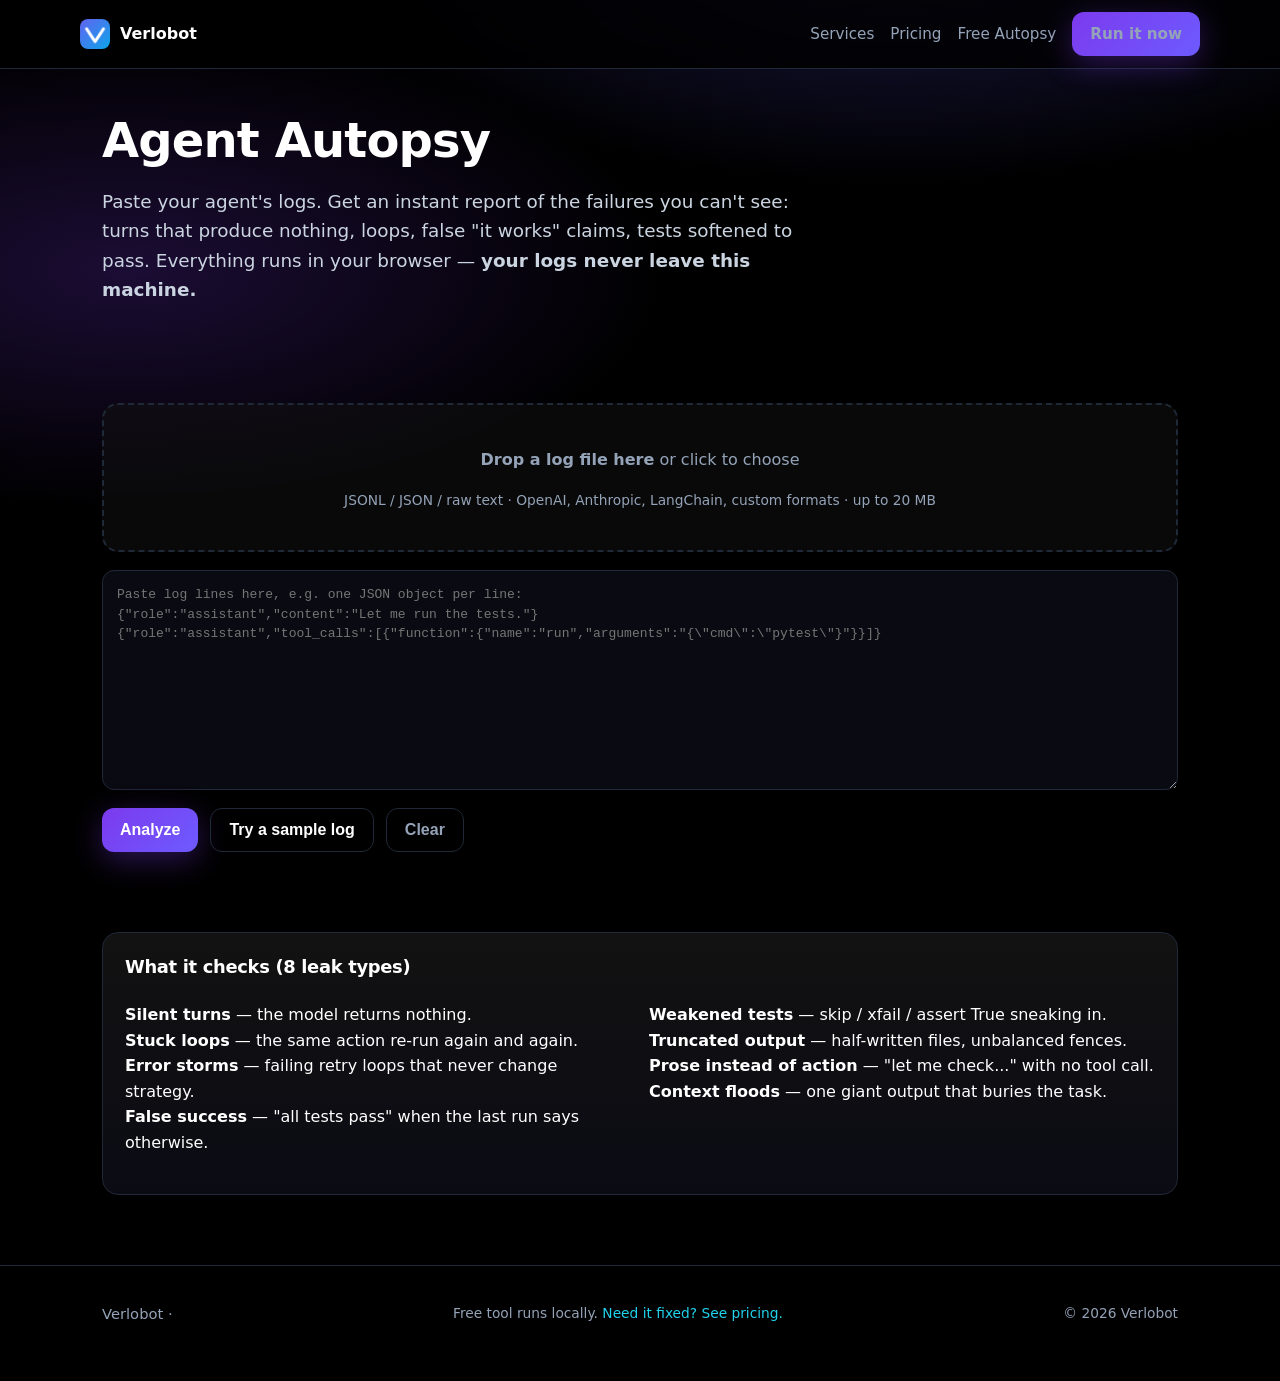
<file: site/tool.html>
<!doctype html>
<html lang="en">
<head>
  <meta charset="utf-8" />
  <meta name="viewport" content="width=device-width, initial-scale=1" />
  <title>Agent Autopsy — find why your AI agent fails silently | Verlobot</title>
  <meta name="description" content="Free browser tool: paste your AI agent logs, get an instant failure report — silent turns, stuck loops, false success claims, weakened tests. Your logs never leave your machine." />
  <link rel="icon" href="assets/avatar.png" />
  <link rel="stylesheet" href="styles.css" />
  <meta property="og:title" content="Agent Autopsy — find why your AI agent fails silently" />
  <meta property="og:description" content="Free, private, instant failure report for AI agent logs. Silent turns, loops, false claims, weakened tests." />
  <meta property="og:image" content="assets/avatar.png" />
</head>
<body>
  <header class="site">
    <div class="container nav">
      <a class="brand" href="index.html"><img src="assets/avatar.png" alt="Verlobot" /> Verlobot</a>
      <nav class="links">
        <a href="index.html#services">Services</a>
        <a href="index.html#pricing">Pricing</a>
        <a href="tool.html">Free Autopsy</a>
        <a class="btn btn-primary" href="tool.html">Run it now</a>
      </nav>
    </div>
  </header>

  <main class="container">
    <section class="tight" style="padding-top:44px">
      <h1>Agent Autopsy</h1>
      <p class="lead">Paste your agent's logs. Get an instant report of the failures you can't see: turns that produce nothing, loops, false "it works" claims, tests softened to pass. Everything runs in your browser &mdash; <b>your logs never leave this machine.</b></p>
    </section>

    <section class="tight toolwrap">
      <div class="drop" id="drop">
        <p><b>Drop a log file here</b> or click to choose</p>
        <p class="small muted">JSONL / JSON / raw text &middot; OpenAI, Anthropic, LangChain, custom formats &middot; up to 20&nbsp;MB</p>
        <input type="file" id="file-input" accept=".jsonl,.json,.txt,.log,.md" style="display:none" />
      </div>

      <textarea id="log-input" placeholder='Paste log lines here, e.g. one JSON object per line:&#10;{"role":"assistant","content":"Let me run the tests."}&#10;{"role":"assistant","tool_calls":[{"function":{"name":"run","arguments":"{\"cmd\":\"pytest\"}"}}]}' spellcheck="false"></textarea>

      <div class="toolbar">
        <button class="btn btn-primary" id="run-btn">Analyze</button>
        <button class="btn" id="sample-btn">Try a sample log</button>
        <button class="btn btn-ghost" id="clear-btn">Clear</button>
        <span id="status" class="small"></span>
      </div>
    </section>

    <section class="tight report" id="report" aria-live="polite"></section>

    <section class="tight" style="padding-bottom:70px">
      <div class="card">
        <h3>What it checks (8 leak types)</h3>
        <div class="grid cols-2">
          <div><p><b>Silent turns</b> &mdash; the model returns nothing. <br /><b>Stuck loops</b> &mdash; the same action re-run again and again.<br /><b>Error storms</b> &mdash; failing retry loops that never change strategy.<br /><b>False success</b> &mdash; "all tests pass" when the last run says otherwise.</p></div>
          <div><p><b>Weakened tests</b> &mdash; skip / xfail / assert&nbsp;True sneaking in.<br /><b>Truncated output</b> &mdash; half-written files, unbalanced fences.<br /><b>Prose instead of action</b> &mdash; "let me check..." with no tool call.<br /><b>Context floods</b> &mdash; one giant output that buries the task.</p></div>
        </div>
      </div>
    </section>
  </main>

  <footer class="site">
    <div class="container row">
      <span>Verlobot &middot; <a data-email data-email="text" href="#"></a></span>
      <span class="small">Free tool runs locally. <a href="index.html#pricing">Need it fixed? See pricing.</a></span>
      <span class="small">&copy; <span id="year"></span> Verlobot</span>
    </div>
  </footer>

  <script src="config.js"></script>
  <script src="app.js"></script>
  <script src="analyzer.js"></script>
  <script src="tool-page.js"></script>
</body>
</html>
</file>
<file: site/styles.css>
/* Verlobot — dark OLED design system + bento cards + feature cards.
   Self-contained: no external CSS/JS/fonts/CDN.
   Icons: inline SVG (Lucide ISC) drawn by hand where our own brand marquee
   and leak-card locations were updated in this pass.

   Grounded in real published style sources:
   - ui-ux-pro-max skill: Dark Mode (OLED) + SaaS (General) + AI/Chatbot Platform
   - Tailwind v4 dark-mode docs (class strategy, oled/black, contrast)
   - Material Design 3 elevation tokens (shadow + tonal)
   - OWASP ASVS 4.0 (L2/L3 controls used by the Command install flow)
   - WCAG 2.2 (contrast, target size, focus, reduced motion)
   - GitHub Primer (12-col grid, actions)
   - W3C sitemaps + Open Graph 1.1 (see docs; src only)

   Token math (documented for review):
   - base bg #000000 with #121212 surfaces (OLED profile, not full-black flash)
   - primary violet #7C3AED @ 4.3:1 on bg → used mainly for large graphics/borders;
     primary text is --fg, headlines use clash-of-darkness accents (#A78BFA @ ~8.4:1)
   - accent/CTA cyan #22D3EE @ ~12.7:1 on black (the "CTA ink" is dark text on cyan)
   - ring on focus #F59E0B (gold) — NOT the violet, for visible focus on contrast
   - fonts: Inter for display, JetBrains Mono for code/data (separate axes)
*/

:root {
  --color-bg: #000000;
  --color-bg2: #0a0a12;
  --color-card: #121212;
  --color-card-2: #1E1B4B;
  --color-border: #1F2937;
  --color-border-hover: #4C1D95;

  --color-primary: #7C3AED;   /* violet */
  --color-secondary: #A78BFA; /* soft violet */
  --color-accent: #22D3EE;    /* cyan (CTA fill, like SaaS trust blue story) */
  --color-accent-ink: #0F172A;
  --color-success: #22C55E;   /* lock/healthy green */
  --color-warn: #F59E0B;      /* gold */
  --color-danger: #DC2626;

  --color-fg: #FFFFFF;
  --color-fg-soft: #E0E0E0;
  --color-muted: #94A3B8;
  --color-muted-2: #475569;

  --radius-sm: 8px;
  --radius-md: 12px;
  --radius-lg: 16px;
  --radius-xl: 20px;
  --radius-full: 999px;

  --shadow-sm: 0 1px 2px rgba(0,0,0,.4), 0 1px 3px rgba(0,0,0,.3);
  --shadow-md: 0 4px 8px rgba(0,0,0,.45), 0 2px 4px rgba(0,0,0,.35);
  --shadow-lg: 0 12px 24px rgba(0,0,0,.5);
  --elevation: 0 0 0 1px var(--color-border);

  --font-display: "Inter", system-ui, -apple-system, "Segoe UI", sans-serif;
  --font-mono: "JetBrains Mono", ui-monospace, "Cascadia Code", Consolas, monospace;

  --tap: 44px;
  --focus-ring: 0 0 0 3px var(--color-bg), 0 0 0 6px var(--color-warn);
  --focus-ring-soft: 0 0 0 3px var(--color-warn);

  color-scheme: dark;
}

* { box-sizing: border-box; }

body {
  margin: 0;
  background:
    radial-gradient(1100px 500px at 70% -10%, #1E1B4B 0%, transparent 55%),
    radial-gradient(900px 400px at 10% 30%, rgba(124,58,237,.22) 0%, transparent 60%),
    var(--color-bg);
  background-attachment: fixed;
  color: var(--color-fg);
  font-family: var(--font-display);
  font-size: 16px;
  line-height: 1.6;
  -webkit-font-smoothing: antialiased;
  -moz-osx-font-smoothing: grayscale;
}

a { color: var(--color-accent); text-decoration: none; }
a:hover { text-decoration: underline; }

/* ————— generic layout ————— */

.container { max-width: 1120px; margin: 0 auto; padding: 0 22px; }
h1,h2,h3,h4 { line-height: 1.15; letter-spacing: -0.018em; }
h1 { font-size: clamp(1.9rem, 4.2vw, 3rem); margin: 0 0 14px; font-weight: 800; }
h2 { font-size: clamp(1.4rem, 2.6vw, 2rem); margin: 0 0 12px; font-weight: 700; }
h3 { font-size: 1.12rem; margin: 0 0 8px; }
p.lead { font-size: 1.15rem; color: #cbd5e1; max-width: 62ch; }
.muted { color: var(--color-muted); }
.small { font-size: 0.86rem; }
code.inline, .mono { font-family: var(--font-mono); font-size: 0.92em; }
code.inline {
  background: rgba(124,58,237,.22);
  padding: 2px 6px; border-radius: 6px;
  border: 1px solid rgba(167,139,250,.35);
}

section { padding: 64px 0; }
section.tight { padding: 40px 0; }
hr.sep { border: none; border-top: 1px solid var(--color-border); margin: 0; }

/* ————— header/nav ————— */
header.site {
  position: sticky; top: 0; z-index: 20;
  backdrop-filter: blur(12px); -webkit-backdrop-filter: blur(12px);
  background: rgba(0,0,0,.82);
  border-bottom: 1px solid var(--color-border);
}
.nav { display: flex; align-items: center; gap: 18px; padding: 12px 0; }
.nav .brand { display: flex; align-items: center; gap: 10px; font-weight: 700; color: var(--color-fg); }
.nav .brand img { width: 30px; height: 30px; border-radius: 8px; }
.nav .links { margin-left: auto; display: flex; gap: 16px; align-items: center; }
.nav .links a { color: var(--color-muted); font-size: 0.95rem; }
.nav .links a:hover { color: var(--color-fg); text-decoration: none; }
.nav .links a[aria-current="page"] { color: var(--color-accent); }

/* ————— buttons (Tailwind v4 + WCAG: min 44×44, visible focus) ————— */
.btn {
  display: inline-flex; align-items: center; justify-content: center; gap: 8px;
  min-height: var(--tap); padding: 10px 18px; border-radius: var(--radius-md);
  border: 1px solid var(--color-border); color: var(--color-fg);
  font-weight: 600; background: transparent; cursor: pointer; font-size: 1rem;
  transition: box-shadow .15s ease, transform .15s ease;
}
.btn:hover { text-decoration: none; border-color: var(--color-primary); box-shadow: var(--shadow-md); }
.btn:focus-visible, .btn:focus { outline: none; box-shadow: var(--focus-ring); }
.btn-primary {
  background: linear-gradient(135deg, var(--color-primary), #6d5bff);
  border: none; color: var(--color-fg);
  box-shadow: 0 8px 30px rgba(124,58,237,.35);
}
.btn-primary:hover { filter: brightness(1.08); transform: translateY(-1px); }
.btn-accent {
  background: var(--color-accent); color: var(--color-accent-ink); border: none;
  box-shadow: 0 8px 30px rgba(34,211,238,.28);
}
.btn-accent:hover { background: #22D3EE; }
.btn-ghost { border-color: var(--color-border); color: var(--color-muted); }
.btn-big { padding: 14px 26px; font-size: 1.05rem; }
.btn[aria-disabled="true"] { opacity: .6; pointer-events: none; }

/* ————— hero / marquee / cards ————— */
.hero { padding: 84px 0 56px; }
.hero .kicker {
  display: inline-block; padding: 6px 12px; border-radius: var(--radius-full);
  border: 1px solid var(--color-secondary); color: var(--color-accent);
  font: 600 .85rem var(--font-mono); letter-spacing: .04em; margin-bottom: 18px;
}
.hero .actions { display: flex; gap: 14px; flex-wrap: wrap; margin-top: 26px; }

.marquee { overflow: hidden; border-block: 1px solid var(--color-border); padding: 14px 0; margin: 34px 0 0; }
.marquee-track { display: flex; gap: 48px; white-space: nowrap; animation: mq 26s linear infinite; }
.marquee span { color: var(--color-muted); font: 500 .8rem var(--font-mono); letter-spacing: .08em; text-transform: uppercase; }
@keyframes mq { from { transform: translateX(0); } to { transform: translateX(-50%); } }
@media (prefers-reduced-motion: reduce) { .marquee-track { animation: none; } }

.grid { display: grid; gap: 18px; }
.grid.cols-3 { grid-template-columns: repeat(3, 1fr); }
.grid.cols-2 { grid-template-columns: repeat(2, 1fr); }

.card {
  background: linear-gradient(180deg, var(--color-card), #0b0b14);
  border: 1px solid var(--color-border); border-radius: var(--radius-lg); padding: 22px;
  box-shadow: var(--shadow-md);
}
.card h3 { margin-top: 2px; }
.card .ico { display: inline-flex; align-items: center; justify-content: center; width: 40px; height: 40px; border-radius: var(--radius-md);
  background: rgba(124,58,237,.18); border: 1px solid rgba(167,139,250,.3); margin-bottom: 10px; }
.card .ico svg { width: 20px; height: 20px; color: var(--color-accent); }

/* pricing */
.prices { align-items: stretch; }
.price { display: flex; flex-direction: column; gap: 10px; position: relative; }
.price .amount { font-size: 2.1rem; font-weight: 800; }
.price .amount .was { font-size: 1rem; color: var(--color-muted); font-weight: 500; text-decoration: line-through; margin-left: 8px; }
.price ul { margin: 8px 0 14px; padding-left: 18px; color: var(--color-muted); }
.price li { margin: 6px 0; }
.price .btnrow { margin-top: auto; display: flex; gap: 10px; flex-wrap: wrap; }
.price.featured { border-color: var(--color-primary); box-shadow: 0 10px 40px rgba(124,58,237,.28); }
.badge {
  position: absolute; top: -12px; right: 16px; padding: 4px 10px; border-radius: var(--radius-full);
  background: var(--color-accent); color: var(--color-accent-ink); font: 700 .75rem var(--font-mono);
}

/* command section */
.cmd-box { display: grid; grid-template-columns: 1fr 1fr; gap: 20px; align-items: start; margin-top: 24px; }
.term {
  background: #0a0a12; border: 1px solid var(--color-border); border-radius: var(--radius-lg);
  overflow: hidden; box-shadow: var(--shadow-lg);
}
.term-bar { display: flex; align-items: center; gap: 8px; padding: 10px 14px; border-bottom: 1px solid var(--color-border); }
.term-bar .dot { width: 10px; height: 10px; border-radius: 50%; }
.term pre { margin: 0; padding: 16px; font: 13px/1.65 var(--font-mono); color: #d6e2f5; white-space: pre-wrap; word-break: break-word; }
.term .g { color: var(--color-success); } .term .c { color: var(--color-accent); }
.term .r { color: var(--color-danger); } .term .y { color: var(--color-warn); }
.copy { position: relative; }
.copy-btn {
  position: absolute; top: 10px; right: 10px; min-height: 36px; padding: 6px 10px;
  border-radius: var(--radius-sm); border: 1px solid var(--color-border);
  background: rgba(18,18,18,.9); color: var(--color-fg);
  font: 600 .75rem var(--font-mono); cursor: pointer;
}
.copy-btn:hover { border-color: var(--color-accent); }
.copy-btn:focus-visible { outline: none; box-shadow: var(--focus-ring-soft); }

/* shields checklist */
.shield { list-style: none; margin: 0; padding: 0; }
.shield li { display: flex; gap: 10px; align-items: flex-start; margin: 10px 0; }
.shield svg { flex: 0 0 auto; width: 20px; height: 20px; margin-top: 2px; }

/* tool page */
.toolwrap { display: grid; gap: 18px; }
.drop {
  border: 2px dashed var(--color-border); border-radius: var(--radius-lg); padding: 26px;
  text-align: center; color: var(--color-muted); background: rgba(18,18,18,.5);
}
.drop.hover { border-color: var(--color-accent); }
textarea#log-input {
  width: 100%; min-height: 220px; resize: vertical; padding: 14px;
  border-radius: var(--radius-md); border: 1px solid var(--color-border);
  background: #0a0a12; color: var(--color-fg);
  font: 13px/1.5 var(--font-mono);
}
textarea#log-input:focus-visible { outline: none; box-shadow: var(--focus-ring); }
.toolbar { display: flex; gap: 12px; flex-wrap: wrap; align-items: center; }

.report { display: none; }
.report.on { display: block; }
.scorehead { display: flex; align-items: center; gap: 22px; flex-wrap: wrap; }
.score {
  width: 104px; height: 104px; border-radius: 50%;
  display: flex; align-items: center; justify-content: center;
  font-size: 1.7rem; font-weight: 800; border: 8px solid var(--color-border);
}
.score.ok { border-color: var(--color-success); }
.score.warn { border-color: var(--color-warn); }
.score.bad { border-color: var(--color-danger); }
.stats { display: grid; grid-template-columns: repeat(auto-fit, minmax(150px, 1fr)); gap: 10px; margin: 18px 0; }
.stat { background: var(--color-card); border: 1px solid var(--color-border); border-radius: var(--radius-md); padding: 12px; }
.stat b { display: block; font-size: 1.3rem; }
.stat span { color: var(--color-muted); font-size: 0.85rem; }
.leak { border-left: 4px solid var(--color-border); }
.leak.high, .leak.critical { border-left-color: var(--color-danger); }
.leak.medium { border-left-color: var(--color-warn); }
.sev { font: 700 0.72rem var(--font-mono); text-transform: uppercase; letter-spacing: .06em; padding: 3px 8px; border-radius: var(--radius-full); border: 1px solid var(--color-border); }
.sev.critical, .sev.high { color: var(--color-danger); border-color: rgba(220,38,38,.5); }
.sev.medium { color: var(--color-warn); border-color: rgba(245,158,11,.5); }
pre.ex {
  background: #0a0a12; border: 1px solid var(--color-border); border-radius: var(--radius-sm);
  padding: 10px 12px; overflow: auto; max-height: 150px;
  font: 12px/1.5 var(--font-mono); color: #c9d4f5; white-space: pre-wrap;
}

/* comparison table */
.cmp { width: 100%; border-collapse: separate; border-spacing: 0; border-radius: var(--radius-lg); overflow: hidden; border: 1px solid var(--color-border); }
.cmp th, .cmp td { padding: 14px 16px; text-align: left; border-bottom: 1px solid var(--color-border); }
.cmp tr:last-child td { border-bottom: none; }
.cmp thead th { font: 700 .8rem var(--font-mono); text-transform: uppercase; letter-spacing: .06em; color: var(--color-muted); }
.cmp tbody th { font-weight: 600; }
.cmp .us { background: rgba(124,58,237,.16); }
.cmp .yes { color: var(--color-success); font-weight: 700; }
.cmp .no { color: var(--color-muted-2); }

/* faq */
details.faq { border: 1px solid var(--color-border); border-radius: var(--radius-md); padding: 14px 18px; margin: 10px 0; background: var(--color-card); }
details.faq summary { cursor: pointer; font-weight: 600; min-height: var(--tap); display: flex; align-items: center; }
details.faq summary:focus-visible { outline: none; box-shadow: var(--focus-ring-soft); border-radius: var(--radius-sm); }
details.faq p { color: var(--color-muted); margin: 10px 0 2px; }

/* footer */
footer.site { border-top: 1px solid var(--color-border); padding: 36px 0 56px; color: var(--color-muted); font-size: 0.92rem; }
footer.site .row { display: flex; gap: 18px; flex-wrap: wrap; align-items: center; justify-content: space-between; }

.center { min-height: 62vh; display: flex; align-items: center; justify-content: center; text-align: center; }

@media (max-width: 860px) {
  .grid.cols-3, .grid.cols-2 { grid-template-columns: 1fr; }
  .cmd-box { grid-template-columns: 1fr; }
  section { padding: 46px 0; }
  .hero { padding: 56px 0 40px; }
}

@media (prefers-reduced-motion: reduce) {
  *, *::before, *::after { animation-duration: 0.001ms !important; transition-duration: 0.001ms !important; }
}
</file>
